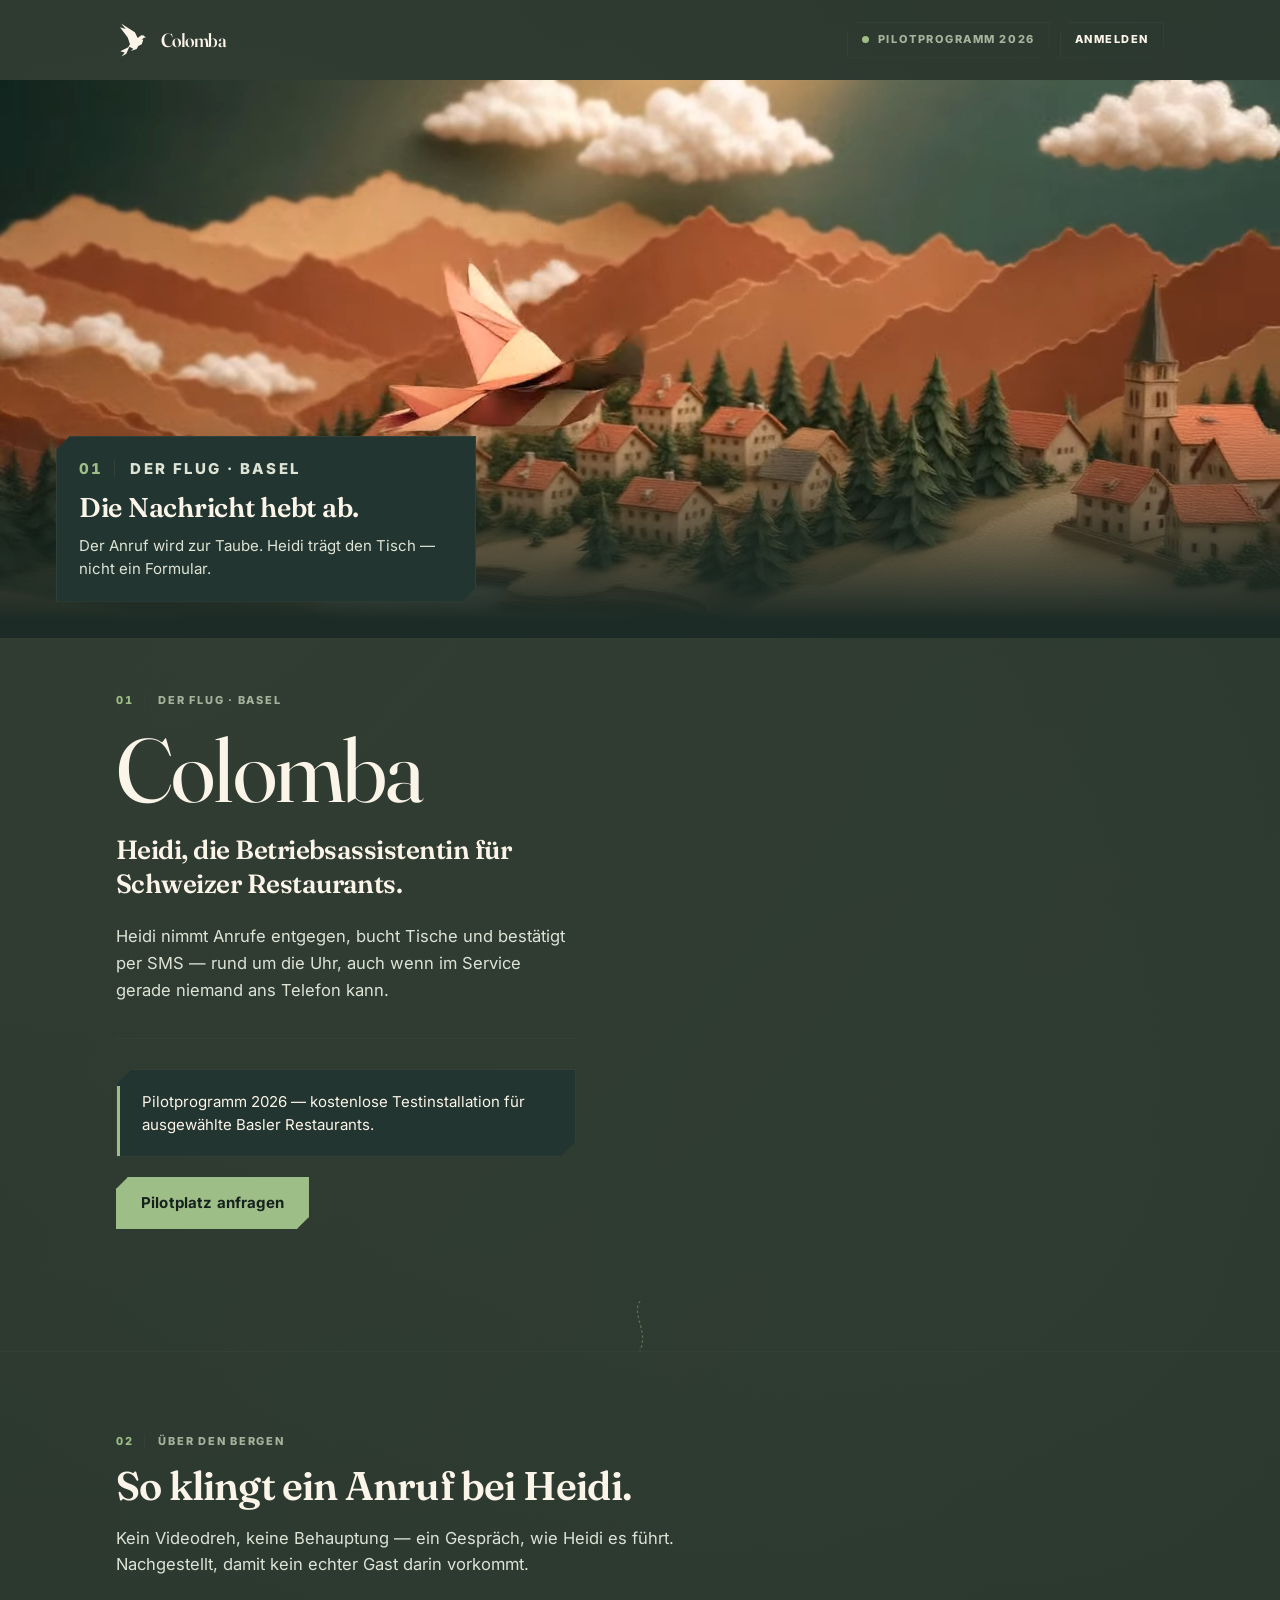
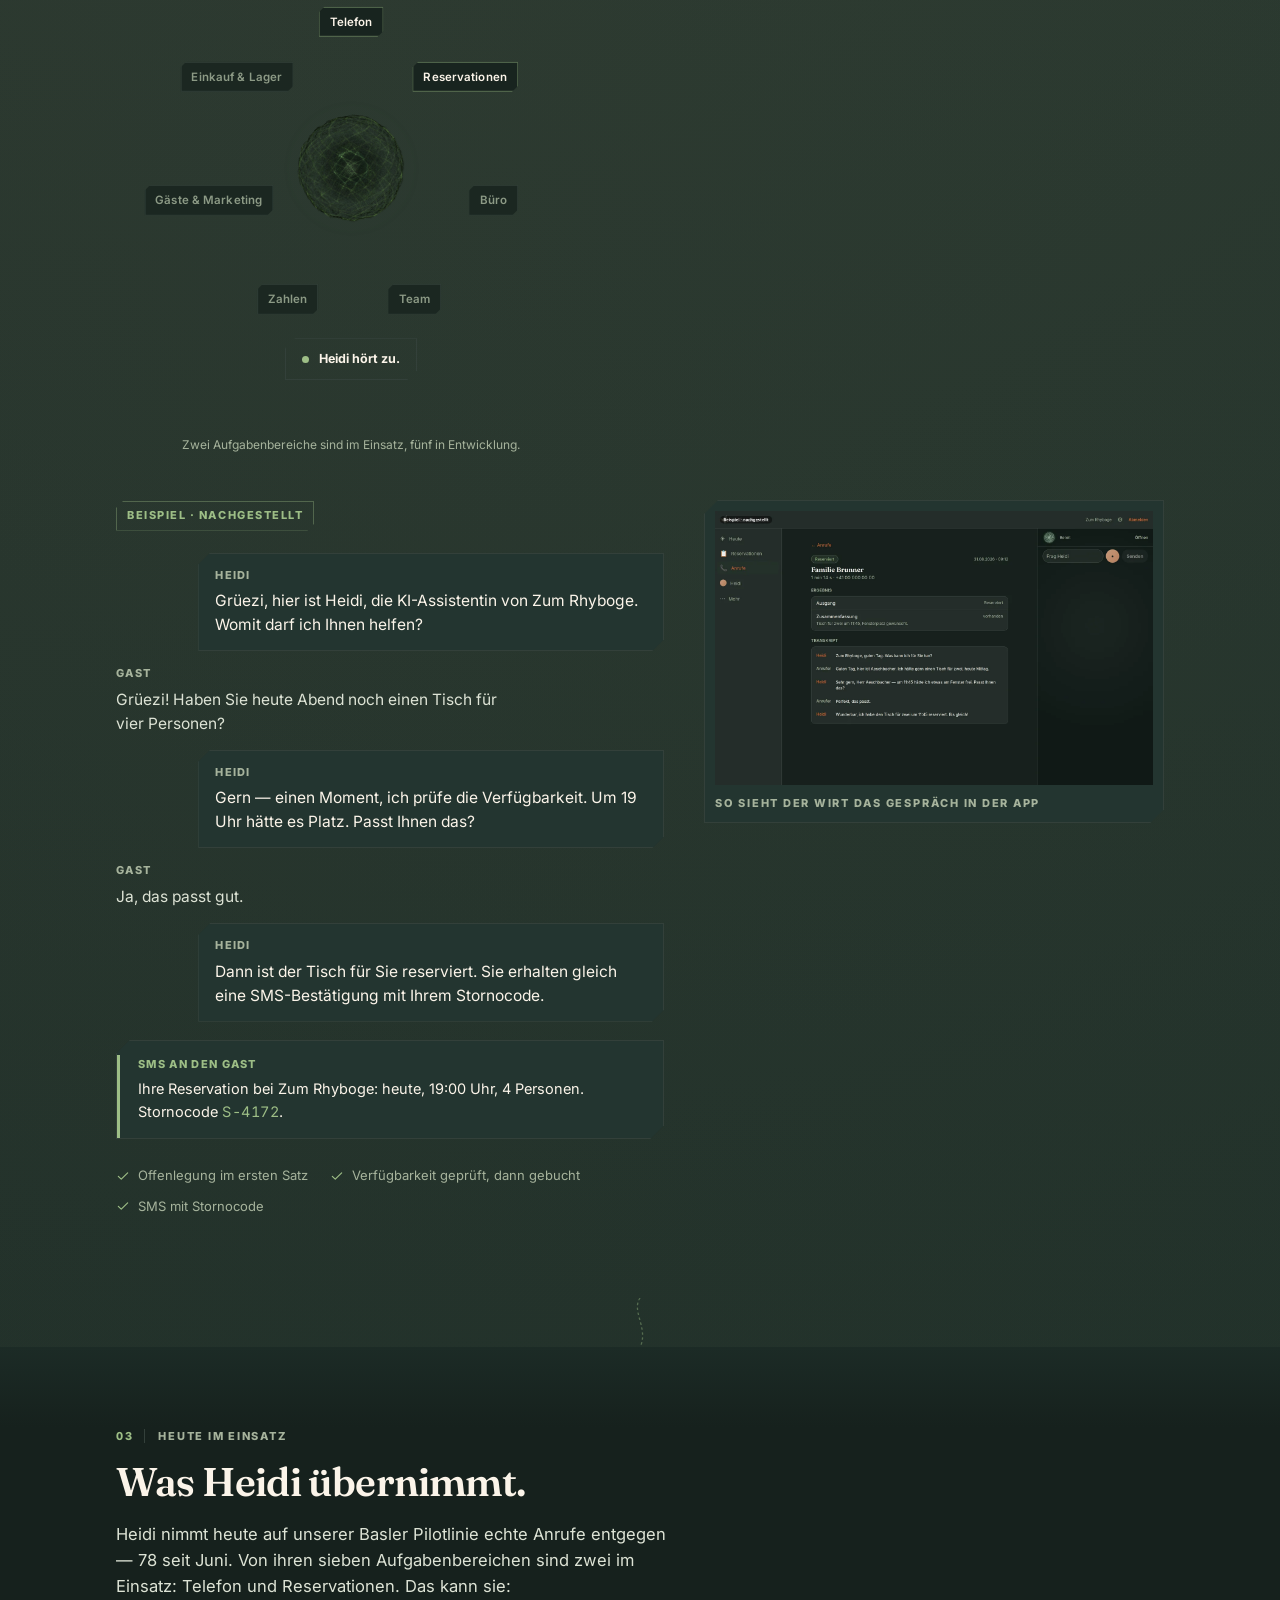
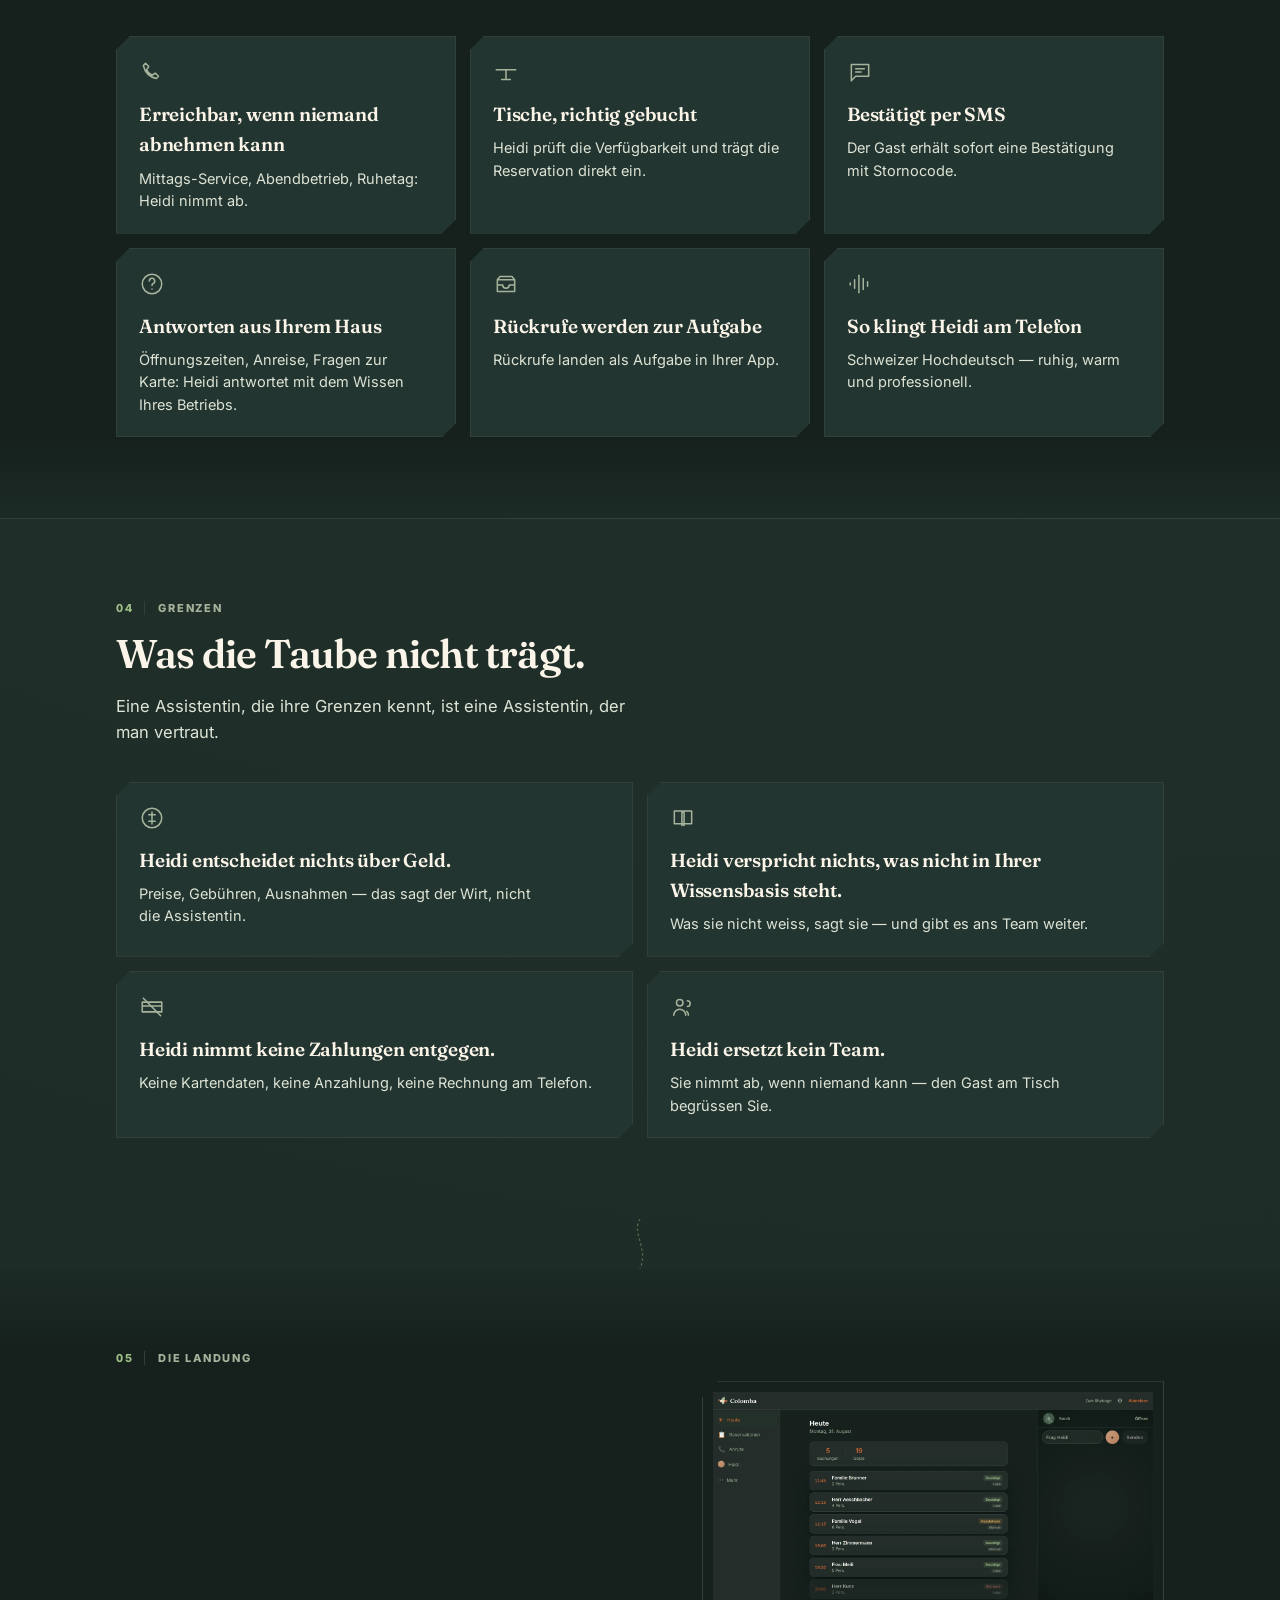
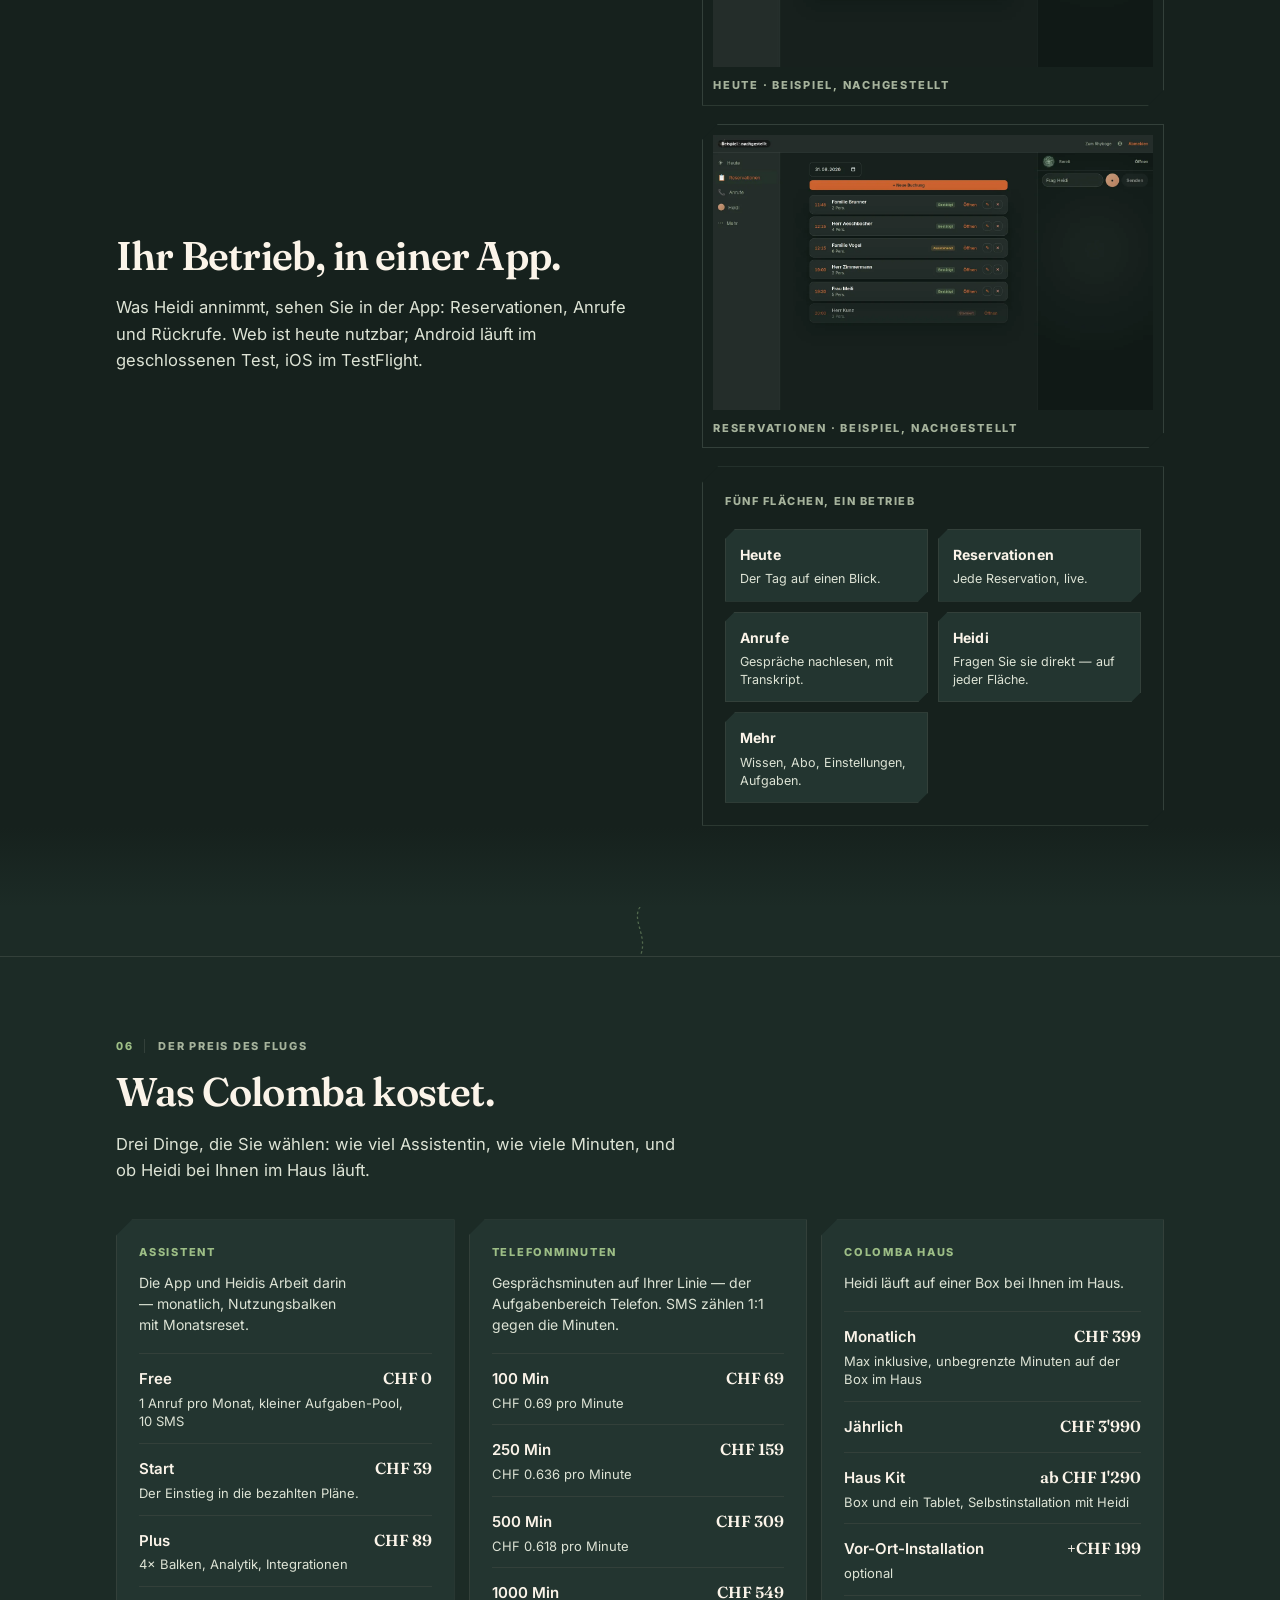
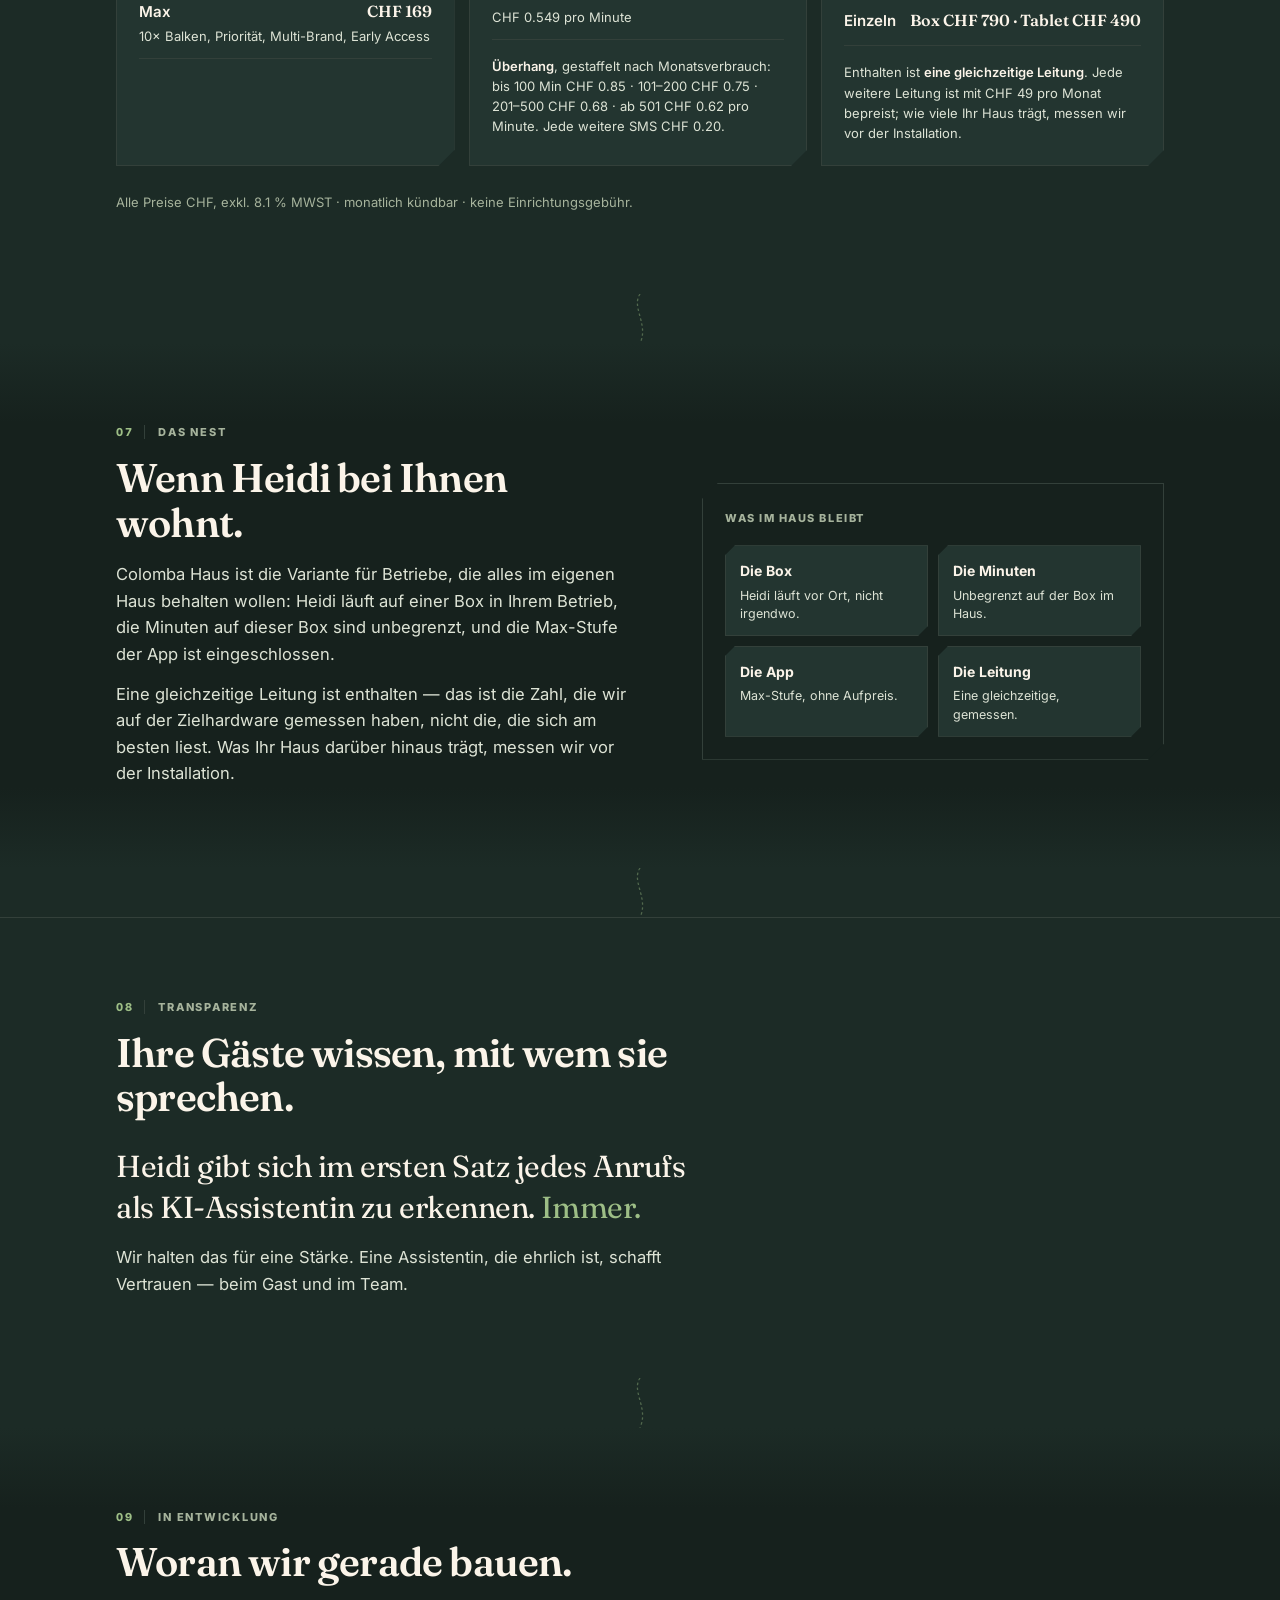
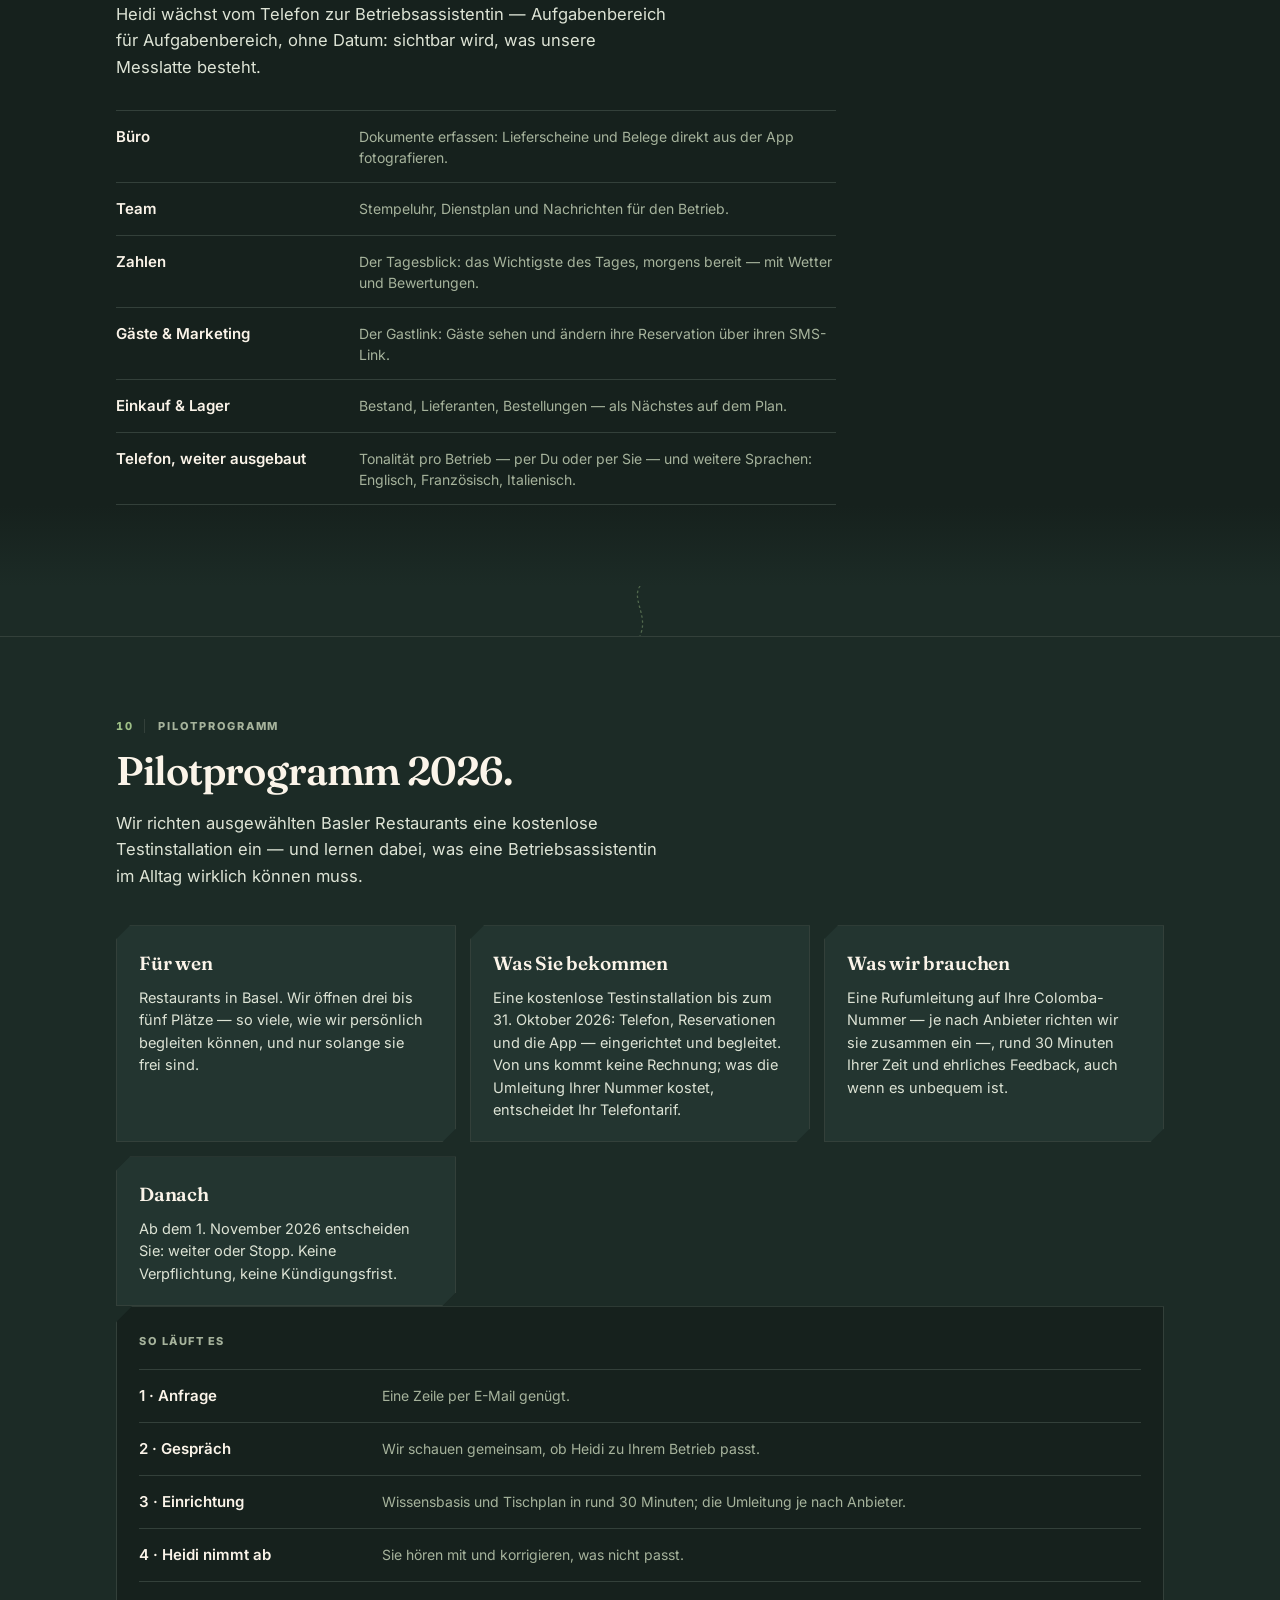
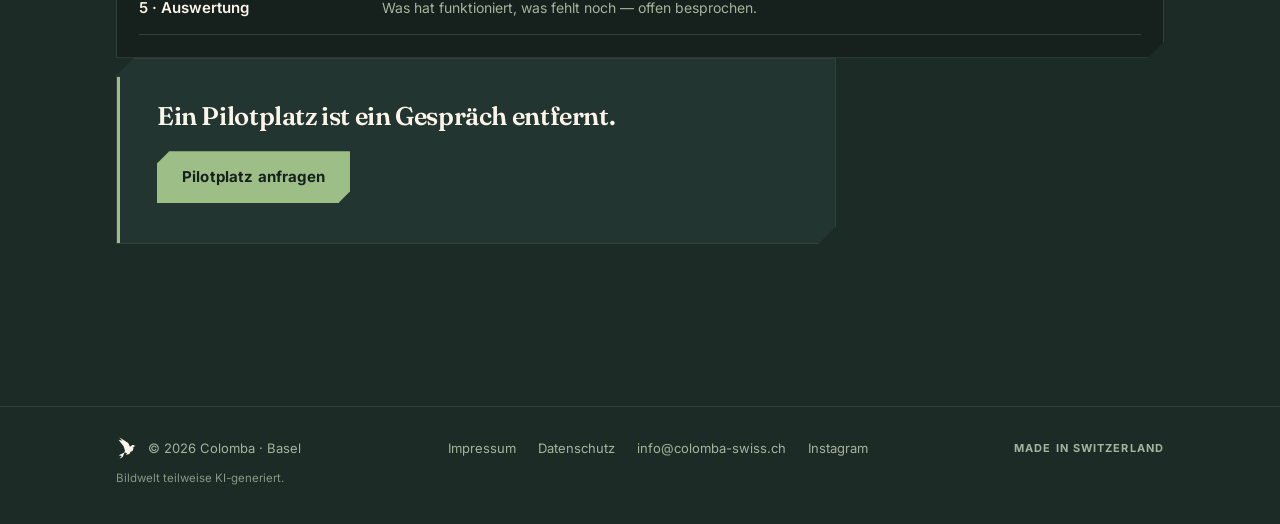
<file: index.html>
<!doctype html>
<html lang="de-CH">
<head>
<meta charset="utf-8">
<meta name="viewport" content="width=device-width, initial-scale=1">
<title>Colomba — Heidi, die Betriebsassistentin für Schweizer Restaurants</title>
<meta name="description" content="Heidi, die Betriebsassistentin für Schweizer Restaurants. Heute nimmt sie Anrufe entgegen, bucht Tische und bestätigt per SMS — rund um die Uhr, auch wenn im Service gerade niemand ans Telefon kann.">
<link rel="canonical" href="https://colomba-swiss.ch/">

<meta property="og:type" content="website">
<meta property="og:title" content="Colomba — Heidi, die Betriebsassistentin für Schweizer Restaurants">
<meta property="og:description" content="Heidi nimmt Anrufe entgegen, bucht Tische und bestätigt per SMS — rund um die Uhr, auch wenn im Service gerade niemand ans Telefon kann.">
<meta property="og:url" content="https://colomba-swiss.ch/">
<meta property="og:locale" content="de_CH">
<meta property="og:image" content="https://colomba-swiss.ch/assets/og-card.png">
<meta property="og:image:width" content="1200">
<meta property="og:image:height" content="630">
<meta name="twitter:card" content="summary_large_image">
<meta name="theme-color" content="#1C2B26">
<link rel="icon" href="assets/favicon.svg" type="image/svg+xml">
<link rel="icon" href="assets/favicon-32.png" sizes="32x32" type="image/png">
<link rel="apple-touch-icon" href="assets/apple-touch-icon.png">
<link rel="preload" href="assets/fonts/fraunces-var.woff2" as="font" type="font/woff2" crossorigin>
<link rel="preload" href="assets/fonts/inter-var.woff2" as="font" type="font/woff2" crossorigin>
<style>
/* ==========================================================================
   colomba-swiss.ch — Elite rebuild (WEBSITE-ELITE-1)
   Brand lineage: brand-kit / live-page / colomba-website.dc.html
   Ground forest #1C2B26 · cream #FBF4E9 · sage #A6B39C · olive #9DBE86
   terracotta #C89B7B (warm accent — speaking / hover only, never state-idle)
   Type: Fraunces (display, variable) · Inter (UI, variable) — self-hosted.
   Signature geometry: cut corners (clip-path notches), from the founder canvas.
   ========================================================================== */

@font-face {
  font-family: "Fraunces";
  src: url("assets/fonts/fraunces-var.woff2") format("woff2");
  font-weight: 100 900;
  font-stretch: normal;
  font-display: swap;
}
@font-face {
  font-family: "Inter";
  src: url("assets/fonts/inter-var.woff2") format("woff2");
  font-weight: 100 900;
  font-display: swap;
}

:root {
  --forest: #1C2B26;
  --forest-2: #233530;
  --forest-deep: #16211D;
  --hairline: #33403A;
  --cream: #FBF4E9;
  --sage: #A6B39C;
  --text: #DDE3D5;
  --olive: #9DBE86;
  --terra: #C89B7B;
  --terra-deep: #B47D5D;

  --serif: "Fraunces", Georgia, "Times New Roman", serif;
  --sans: "Inter", -apple-system, BlinkMacSystemFont, "Segoe UI", "Helvetica Neue", Arial, sans-serif;

  --wrap: 1160px;
  --pad-x: clamp(20px, 5vw, 56px);
}

* { box-sizing: border-box; }
html { -webkit-text-size-adjust: 100%; scroll-behavior: smooth; }
@media (prefers-reduced-motion: reduce) {
  html { scroll-behavior: auto; }
}

body {
  margin: 0;
  background:
    radial-gradient(circle at 78% 12%, rgba(157, 190, 134, .08), transparent 42%),
    radial-gradient(circle at 6% 4%, rgba(200, 155, 123, .09), transparent 30%),
    var(--forest);
  color: var(--cream);
  font-family: var(--sans);
  font-size: 16.5px;
  line-height: 1.6;
  -webkit-font-smoothing: antialiased;
}

::selection { background: rgba(200, 155, 123, .32); color: var(--cream); }

.wrap { max-width: var(--wrap); margin: 0 auto; padding-left: var(--pad-x); padding-right: var(--pad-x); }

a { color: var(--olive); text-decoration: none; }
a:hover { color: var(--terra); }
a:focus-visible, button:focus-visible {
  outline: 2px solid var(--olive);
  outline-offset: 3px;
  border-radius: 2px;
}

.skip {
  position: absolute; left: -999px; top: 8px;
  background: var(--forest-2); color: var(--cream);
  padding: 10px 16px; z-index: 20; border: 1px solid var(--hairline);
}
.skip:focus { left: 8px; }

/* Cut-corner motif — the founder canvas' notch geometry */
.cut {
  --cut: 12px;
  clip-path: polygon(var(--cut) 0, 100% 0, 100% calc(100% - var(--cut)), calc(100% - var(--cut)) 100%, 0 100%, 0 var(--cut));
}

.eyebrow {
  font-size: 11px; font-weight: 800; letter-spacing: .16em; text-transform: uppercase;
  color: var(--sage); margin: 0 0 14px;
}

/* ---------------------------------------------------------------- header */
header.site {
  /* Kurzform mit 0 hätte die seitliche Polsterung von .wrap gelöscht. */
  padding: 22px var(--pad-x);
}
.site-inner {
  display: flex; align-items: center; justify-content: space-between; gap: 16px; flex-wrap: wrap;
}
.mark { display: flex; align-items: center; gap: 11px; color: var(--cream); }
.mark img { display: block; width: 34px; height: 34px; }
.mark b {
  font-family: var(--serif);
  font-variation-settings: "wght" 560, "opsz" 105;
  font-size: 19px; letter-spacing: -.03em; font-weight: normal;
}
.pilot-chip {
  --cut: 9px;
  display: inline-flex; align-items: center; gap: 9px; padding: 8px 14px;
  border: 1px solid var(--hairline); color: var(--sage);
  font-size: 11px; font-weight: 800; letter-spacing: .14em; text-transform: uppercase;
  white-space: nowrap;
}
.pilot-chip:hover { color: var(--cream); border-color: var(--sage); }
.dot { width: 7px; height: 7px; border-radius: 999px; background: var(--olive); flex: none; }
@keyframes pulse { 0%, 100% { transform: scale(.9); opacity: .7 } 50% { transform: scale(1.15); opacity: 1 } }
.dot.live { animation: pulse 1.6s infinite; }

/* ------------------------------------------------------------------ hero */
/* Die padding-Kurzform hat die seitliche Polsterung von .wrap überschrieben —
   auf 390 px klebte der Hero am linken Rand, während der Kopf eingerückt war.
   Vorbestehend, hier mitgenommen. */
/* ------------------------------------------------------------ paper hero */
/* Full-bleed opener (WEBSITE-FLUG-V1.2) — Romans Bild «Der Flug», Kapitel 01.
   Kein harter Rand: das Bild löst sich über einen Verlauf in --forest auf, nie eine
   Textur- oder Hard-Cut-Kante. Die Karte unten links liegt frei über dem Bild. */
.paper-hero { position: relative; overflow: hidden; }
.paper-hero-media {
  position: relative; width: 100%; height: clamp(320px, 62vh, 720px);
}
.paper-hero-media picture, .paper-hero-media img, .paper-hero-media video {
  position: absolute; inset: 0; display: block; width: 100%; height: 100%; object-fit: cover;
}
/* V1.3 HERO-MOTION: video is the enhancement, the still (poster, same asset)
   is the resting state underneath. Opacity-only crossfade both ways — never
   removed from layout, so no reflow when it starts or ends. Autoplay-once,
   no loop: `is-active` is added by site.js right before .play() and removed
   on the `ended` event, which is what drives the fade back to the still. */
.paper-hero-video { opacity: 0; transition: opacity .8s ease; pointer-events: none; }
.paper-hero-video.is-active { opacity: 1; }
.paper-hero::after {
  content: ""; position: absolute; left: 0; right: 0; bottom: 0; height: 40%;
  background: linear-gradient(to bottom, rgba(28,43,38,0) 0%, var(--forest) 92%);
  pointer-events: none;
}
.paper-hero-card {
  --cut: 14px;
  position: absolute; left: var(--pad-x); bottom: clamp(20px, 4vh, 40px);
  max-width: 420px; background: var(--forest-2); border: 1px solid var(--hairline);
  padding: 20px 22px; z-index: 2;
}
.paper-hero-card .eyebrow { margin-bottom: 10px; }
.paper-hero-card h2 {
  font-family: var(--serif); font-weight: 600; font-size: clamp(1.3rem, 2.6vw, 1.7rem);
  line-height: 1.25; letter-spacing: -.01em; margin: 0 0 10px; color: var(--cream);
}
.paper-hero-card p { margin: 0; color: var(--text); font-size: 15px; line-height: 1.55; }
@media (max-width: 880px) {
  .paper-hero-media { height: 46vh; min-height: 240px; }
  .paper-hero-card {
    position: static; max-width: none; margin: 0; border-top: none;
  }
  .paper-hero::after { display: none; }
}

.hero { padding: clamp(24px, 6vh, 72px) var(--pad-x) clamp(40px, 8vh, 96px); }
.hero-grid {
  display: flex; flex-wrap: wrap; align-items: center;
  gap: clamp(28px, 5vw, 64px);
}
.hero-copy { flex: 1 1 400px; min-width: 280px; }
h1 {
  font-family: var(--serif); font-weight: 400;
  font-size: clamp(3.4rem, 9vw, 5.6rem); line-height: 1.0; letter-spacing: -.02em;
  margin: 0; color: var(--cream);
}
.claim {
  font-family: var(--serif); font-weight: 600;
  font-size: clamp(1.25rem, 2.4vw, 1.65rem); line-height: 1.3; letter-spacing: -.02em;
  max-width: 24ch; margin: 18px 0 0; color: var(--cream);
}
.lead {
  font-size: 16.5px; line-height: 1.62; max-width: 46ch;
  margin: 22px 0 0; color: var(--text); text-wrap: pretty;
}
.hero-rule { width: 100%; max-width: 460px; height: 1px; background: var(--hairline); border: 0; margin: 34px 0 0; }

/* CTA slot — fallback active; the call variant flips on when the line is live */
.cta { margin: 30px 0 0; max-width: 460px; }
.cta-call {
  --cut: 14px;
  display: block; padding: 20px 22px; background: var(--forest-2);
  border: 1px solid var(--hairline); color: var(--cream);
}
.cta-call .big {
  font-family: var(--serif); font-weight: 600; font-size: 21px; letter-spacing: -.01em;
  display: block; color: var(--cream);
}
.cta-call .tel { display: block; margin-top: 6px; color: var(--olive); font-size: 17px; font-variant-numeric: tabular-nums; }
.cta-call:hover { border-color: var(--olive); }
.pilot-card {
  --cut: 16px;
  position: relative; padding: 20px 22px 20px 25px; background: var(--forest-2);
  border: 1px solid var(--hairline);
}
.pilot-card::before {
  content: ""; position: absolute; left: 0; top: 16px; bottom: 0; width: 3px; background: var(--olive);
}
.pilot-card p { margin: 0; font-size: 15px; line-height: 1.55; color: var(--cream); text-wrap: pretty; }
.contact-line { margin: 22px 0 0; font-size: 15px; color: var(--sage); }
.btn {
  --cut: 12px;
  display: inline-block; padding: 13px 24px; background: var(--olive);
  color: var(--forest-deep); border: 1px solid var(--olive);
  font-family: var(--sans); font-size: 15px; font-weight: 700; letter-spacing: .01em;
}
.btn:hover { background: var(--cream); border-color: var(--cream); }
.btn:focus-visible { outline: 2px solid var(--cream); outline-offset: 3px; }
.cta-row { margin: 20px 0 0; }
.contact-line a { border-bottom: 1px solid rgba(157, 190, 134, .4); padding-bottom: 1px; }

/* orb stage */
.hero-stage { flex: 1 1 340px; min-width: 260px; display: flex; flex-direction: column; align-items: center; gap: 18px; }
/* Kapitel-02-Grösse — der Orb ist hier ein Akzent neben dem Gespräch, keine Hero-Bühne mehr. */
.hero-stage--compact { flex: none; max-width: 470px; margin: 28px 0 0; gap: 42px; padding: 46px 0 10px; }
.hero-stage--compact .stage-box { max-width: 232px; }
.stage-box { position: relative; width: 100%; max-width: 420px; aspect-ratio: 1; }
.ring { position: absolute; inset: 0; pointer-events: none; --r: calc(50% + 30px); }
.ring .node {
  --cut: 6px;
  position: absolute; transform: translate(-50%, -50%); white-space: nowrap;
  padding: 5px 10px; font-size: 11.5px; font-weight: 600; letter-spacing: .01em;
  color: var(--sage); border: 1px solid var(--hairline);
  background: rgba(22, 33, 29, .86);
  clip-path: polygon(var(--cut) 0, 100% 0, 100% calc(100% - var(--cut)), calc(100% - var(--cut)) 100%, 0 100%, 0 var(--cut));
}
/* In use today — the only two that are lit. */
.ring .node.live { color: var(--cream); border-color: rgba(157, 190, 134, .5); }
/* In development — dimmed AND set back, so the split does not rest on hue alone. */
.ring .node:not(.live) { opacity: .8; }
.orb-legend { margin: 0; font-size: 12px; color: var(--sage); text-align: center; }
.orb-mount { position: absolute; left: 50%; top: 50%; width: 62%; height: 62%; transform: translate(-50%, -50%); }
/* Static ember: the resting light before (or instead of) WebGL — a bright,
   saturated centre falling off fast, per the design-bar »light, not fog« rule. */
.ember {
  position: absolute; inset: 0; border-radius: 999px;
  background:
    radial-gradient(circle at 50% 50%, rgba(251, 244, 233, .62) 0%, rgba(157, 190, 134, .36) 7%, rgba(110, 138, 118, .16) 22%, rgba(62, 90, 76, .07) 40%, transparent 62%);
  transition: opacity 1.2s ease;
}
.ember.faded { opacity: 0; }
.orb-mount heidi-orb { position: absolute; inset: 0; }
.status-chip {
  --cut: 10px;
  display: inline-flex; align-items: center; gap: 10px; padding: 10px 16px;
  border: 1px solid var(--hairline);
  font-size: 12.5px; font-weight: 700; color: var(--cream);
}

/* -------------------------------------------------------------- sections */
section.band { padding: clamp(48px, 9vh, 104px) 0; border-top: 1px solid var(--hairline); }
/* Weicher Verlauf statt harter Naht (WEBSITE-FLUG-V1.2, Polierstelle a): kein border-top mehr
   auf den Tiefen-Bändern — die Kante ist der Verlauf selbst, ~80px an jedem Rand. */
section.band.deep {
  border-top: none;
  background: linear-gradient(to bottom,
    var(--forest) 0, var(--forest-deep) 80px,
    var(--forest-deep) calc(100% - 80px), var(--forest) 100%);
}
h2 {
  font-family: var(--serif); font-weight: 600;
  font-size: clamp(1.7rem, 4vw, 2.5rem); line-height: 1.12; letter-spacing: -.02em;
  margin: 0; color: var(--cream); max-width: 22ch;
}
.band-lead { margin: 16px 0 0; max-width: 56ch; color: var(--text); text-wrap: pretty; }

/* reveal — armed only when JS is live (html.js), so no-JS renders everything */
.js .rv { opacity: 0; transform: translateY(14px); transition: opacity .7s ease, transform .7s ease; }
.js .rv.in { opacity: 1; transform: none; }
@media (prefers-reduced-motion: reduce) {
  .js .rv { opacity: 1; transform: none; transition: none; }
}

/* --------------------------------------------------- call scene (Anruf) */
.anruf-grid { display: flex; flex-wrap: wrap; gap: clamp(24px, 4vw, 40px); align-items: flex-start; margin: 36px 0 0; }
.scene { max-width: 640px; margin: 0; flex: 1 1 460px; }
.call-shot {
  /* Polierstelle b: 380px -> ~460px, damit auf der Platte erkennbar ist, DASS es ein
     Transkript ist. scene(460) + call-shot(460) + gap(<=40) = <=960px, passt locker in
     --wrap: 1160px bei 1440 — kein Wechsel unter die Bubbles nötig. */
  --cut: 14px;
  flex: 0 1 460px; min-width: 260px; max-width: 460px; margin: 0;
  background: var(--forest-2); border: 1px solid var(--hairline); padding: 10px;
}
.call-shot picture, .call-shot img { display: block; width: 100%; height: auto; aspect-ratio: 16 / 10; object-fit: cover; }
.call-shot figcaption { margin: 10px 0 0; }
.scene-tag {
  display: inline-block; font-size: 11px; font-weight: 800; letter-spacing: .14em;
  text-transform: uppercase; color: var(--olive); border: 1px solid rgba(157, 190, 134, .35);
  padding: 5px 10px; --cut: 7px;
}
.bubbles { list-style: none; margin: 22px 0 0; padding: 0; display: flex; flex-direction: column; gap: 14px; }
.bubble { max-width: 85%; }
.bubble .who {
  display: block; font-size: 11px; font-weight: 800; letter-spacing: .12em;
  text-transform: uppercase; color: var(--sage); margin: 0 0 5px;
}
.bubble p { margin: 0; font-size: 15.5px; line-height: 1.55; text-wrap: pretty; }
.bubble.guest { align-self: flex-start; }
.bubble.guest p { color: var(--text); }
.bubble.heidi { align-self: flex-end; }
.bubble.heidi > div {
  --cut: 12px;
  background: var(--forest-2); border: 1px solid var(--hairline); padding: 13px 16px;
}
.bubble.heidi p { color: var(--cream); }
.bubble.sms { align-self: flex-end; width: 100%; max-width: 100%; margin-top: 4px; }
.sms-card {
  --cut: 14px;
  position: relative; background: var(--forest-2); border: 1px solid var(--hairline);
  padding: 15px 18px 15px 21px;
}
.sms-card::before { content: ""; position: absolute; left: 0; top: 14px; bottom: 0; width: 3px; background: var(--olive); }
.sms-card .who { color: var(--olive); }
.sms-card p { color: var(--cream); font-size: 14.5px; }
.sms-card .code { font-variant-numeric: tabular-nums; letter-spacing: .04em; color: var(--olive); }

/* staged play-in */
.scene.armed .bubble { opacity: 0; transform: translateY(10px); }
.scene.play .bubble {
  animation: rise .6s ease forwards;
  animation-delay: calc(var(--i) * .9s);
}
@keyframes rise { to { opacity: 1; transform: none; } }
@media (prefers-reduced-motion: reduce) {
  .scene.armed .bubble { opacity: 1; transform: none; animation: none; }
}

.scene-facts { display: flex; flex-wrap: wrap; gap: 10px 22px; margin: 26px 0 0; padding: 0; list-style: none; }
.scene-facts li { font-size: 13px; color: var(--sage); display: flex; align-items: center; gap: 8px; }
.scene-facts .tick { color: var(--olive); }

/* ----------------------------------------------------------- capability */
.cards {
  display: grid; grid-template-columns: repeat(auto-fit, minmax(min(260px, 100%), 1fr));
  gap: 14px; margin: 36px 0 0;
}
@media (min-width: 900px) {
  .cards { grid-template-columns: repeat(3, 1fr); }
  /* Grenzen sind vier — zwei mal zwei liest sich als Satz, drei plus eins als Rest. */
  .cards.pairs { grid-template-columns: repeat(2, 1fr); }
}
.card {
  --cut: 14px;
  background: var(--forest-2); border: 1px solid var(--hairline);
  padding: 22px 22px 20px;
}
.card svg { display: block; margin: 0 0 14px; }
.card h3 {
  font-family: var(--serif); font-weight: 600; font-size: 19px; letter-spacing: -.01em;
  margin: 0; color: var(--cream);
}
.card p { margin: 8px 0 0; font-size: 14.5px; line-height: 1.55; color: var(--text); text-wrap: pretty; }

/* ----------------------------------------------------------------- app */
.app-grid { display: flex; flex-wrap: wrap; gap: clamp(28px, 5vw, 64px); align-items: center; margin-top: 8px; }
.app-copy { flex: 1 1 380px; min-width: 280px; }
.app-visual { flex: 1 1 320px; min-width: 260px; }
.rail {
  --cut: 16px;
  background: var(--forest-deep); border: 1px solid var(--hairline);
  padding: 26px 22px 22px;
}
.rail-title { font-size: 11px; font-weight: 800; letter-spacing: .14em; text-transform: uppercase; color: var(--sage); margin: 0 0 18px; }
.rail-tabs { display: grid; grid-template-columns: repeat(2, 1fr); gap: 10px; }
.rail-tab {
  --cut: 10px;
  border: 1px solid var(--hairline); padding: 14px 14px 12px; background: var(--forest-2);
}
.rail-tab b { display: block; font-size: 14px; font-weight: 700; color: var(--cream); letter-spacing: .01em; }
.rail-tab span { display: block; margin-top: 4px; font-size: 12.5px; color: var(--text); line-height: 1.45; }
.app-shot {
  --cut: 16px;
  background: var(--forest-deep); border: 1px solid var(--hairline); padding: 10px; margin: 0 0 18px;
}
.app-shot picture, .app-shot img { display: block; width: 100%; height: auto; aspect-ratio: 16 / 10; object-fit: cover; }
.app-shot figcaption { margin: 10px 0 0; }

/* --------------------------------------------------------- transparency */
.quote {
  font-family: var(--serif); font-weight: 400;
  font-size: clamp(1.3rem, 3vw, 1.9rem); line-height: 1.35; letter-spacing: -.015em;
  max-width: 30ch; margin: 26px 0 0; color: var(--cream);
}
.quote em { font-style: normal; color: var(--olive); }

/* --------------------------------------------------------------- kommt */
.kommt { list-style: none; margin: 30px 0 0; padding: 0; max-width: 720px; }
.rail .kommt { margin: 0; max-width: none; }
.kommt li {
  display: flex; flex-wrap: wrap; gap: 4px 18px; align-items: baseline;
  padding: 14px 0; border-top: 1px solid var(--hairline);
}
.kommt li:last-child { border-bottom: 1px solid var(--hairline); }
.kommt b { flex: 0 0 15em; font-weight: 600; color: var(--cream); font-size: 15px; }
.kommt span { flex: 1 1 240px; color: var(--sage); font-size: 14px; line-height: 1.5; }

/* --------------------------------------------------------------- pilot */
.pilot-final {
  --cut: 18px;
  position: relative; background: var(--forest-2); border: 1px solid var(--hairline);
  padding: clamp(26px, 4vw, 40px);
  max-width: 720px;
}
.pilot-final::before { content: ""; position: absolute; left: 0; top: 18px; bottom: 0; width: 3px; background: var(--olive); }
.pilot-final .big {
  font-family: var(--serif); font-weight: 600;
  font-size: clamp(1.25rem, 2.6vw, 1.6rem); line-height: 1.35; letter-spacing: -.015em;
  margin: 0; color: var(--cream); text-wrap: pretty;
}
.pilot-final .after { margin: 18px 0 0; font-size: 15px; color: var(--text); }

/* -------------------------------------------------------------- footer */
footer.site {
  border-top: 1px solid var(--hairline);
  padding: 30px 0 36px; margin-top: clamp(48px, 9vh, 104px);
  font-size: 13px; color: var(--sage);
}
.foot-inner { display: flex; flex-wrap: wrap; align-items: center; justify-content: space-between; gap: 14px 24px; }
.foot-left { display: flex; align-items: center; gap: 10px; }
.foot-left img { width: 22px; height: 22px; }
.foot-links { display: flex; flex-wrap: wrap; gap: 4px 22px; }
.foot-links a { color: var(--sage); }
.foot-links a:hover { color: var(--cream); }
.madein { letter-spacing: .1em; text-transform: uppercase; font-weight: 700; font-size: 11px; }
.ai-image-note { margin: 10px 0 0; font-size: 11.5px; color: var(--sage); opacity: .8; }

/* -------------------------------------------------------------- legal */
.legal { max-width: 680px; padding: clamp(32px, 6vh, 64px) 0; }
.legal h1 { font-size: clamp(2.2rem, 6vw, 3.2rem); }
.legal h2 { font-size: 1.25rem; margin-top: 2.2em; max-width: none; }
.legal p, .legal li { color: var(--sage); font-size: 15.5px; line-height: 1.65; }
.legal .slot {
  --cut: 10px;
  display: inline-block; border: 1px dashed var(--hairline); color: var(--sage);
  padding: 2px 10px; font-size: 14px;
}

/* --------------------------------------------------------- responsive */
@media (max-width: 880px) {
  .hero { padding-top: 8px; }
  .hero-grid { gap: 22px; }
  .hero-stage { order: -1; gap: 10px; }
  .stage-box { max-width: 250px; }
  .hero-stage--compact { max-width: 100%; padding: 0; }
  .hero-stage--compact .stage-box { max-width: 178px; margin-bottom: 96px; }
  /* No room to orbit at 390px — the ring unwraps into a centred row below. */
  .ring { inset: auto; top: calc(100% + 16px); left: 50%; transform: translateX(-50%);
          display: flex; flex-wrap: wrap; justify-content: center; gap: 6px;
          width: min(86vw, 420px); }
  .ring .node { position: static; transform: none; left: auto; top: auto; }
  .bubble { max-width: 94%; }
  .kommt b { flex-basis: 100%; }
  .call-shot { flex-basis: 100%; max-width: 100%; }
  .app-shot { max-width: 100%; }
}
@media (max-width: 480px) {
  body { font-size: 16px; }
  .rail-tabs { grid-template-columns: 1fr; }
}
/* ------------------------------------------------------- Kapitel «Der Flug» */
.eyebrow .ch {
  color: var(--olive); font-variant-numeric: tabular-nums;
  margin-right: 10px; padding-right: 10px; border-right: 1px solid var(--hairline);
}
.hero-kicker { margin: 0 0 16px; }

/* Die Flugbahn — EINE Bewegung, an jeder Kapitelnaht dieselbe: die gestrichelte
   Linie zieht sich einmal durch, wenn die Naht ins Bild kommt. Bei reduzierter
   Bewegung steht sie einfach da. Kein zweiter Effekt kommt dazu. */
.flightpath { width: 24px; height: clamp(38px, 5.5vh, 68px); margin: 0 auto; }
.flightpath svg { display: block; width: 100%; height: 100%; }
.flightpath path { stroke-dasharray: 5 7; }
.js .flightpath.rv { opacity: 1; transform: none; transition: none; }
.js .flightpath.rv path { stroke-dashoffset: 300; transition: stroke-dashoffset 1.8s ease-out; }
.js .flightpath.rv.in path { stroke-dashoffset: 0; }
@media (prefers-reduced-motion: reduce) {
  .js .flightpath.rv path { stroke-dashoffset: 0; transition: none; }
}

/* ------------------------------------------------------------- Kopf-Chips */
.chip-row { display: flex; align-items: center; gap: 10px; flex-wrap: wrap; }
.login-chip { color: var(--cream); }
.login-chip:hover { border-color: var(--olive); color: var(--cream); }

/* ------------------------------------------------------------------ Preis */
.prices {
  display: grid; grid-template-columns: repeat(auto-fit, minmax(min(280px, 100%), 1fr));
  gap: 14px; margin: 36px 0 0;
}
@media (min-width: 980px) { .prices { grid-template-columns: repeat(3, 1fr); } }
.price-card {
  --cut: 16px;
  background: var(--forest-2); border: 1px solid var(--hairline);
  padding: 24px 22px 22px; display: flex; flex-direction: column;
}
.price-kicker {
  font-size: 11px; font-weight: 800; letter-spacing: .16em; text-transform: uppercase;
  color: var(--olive); margin: 0;
}
.price-sub { margin: 10px 0 0; font-size: 14px; line-height: 1.5; color: var(--text); text-wrap: pretty; }
.price-list { list-style: none; margin: 18px 0 0; padding: 0; }
.price-list li {
  display: grid; grid-template-columns: 1fr auto; gap: 2px 14px; align-items: baseline;
  padding: 12px 0; border-top: 1px solid var(--hairline);
}
.price-list li:last-child { border-bottom: 1px solid var(--hairline); }
.price-list b { font-size: 15px; font-weight: 600; color: var(--cream); }
.price-list .num {
  font-family: var(--serif); font-weight: 600; font-size: 16px; color: var(--cream);
  font-variant-numeric: tabular-nums; white-space: nowrap; text-align: right;
}
.price-list .note { grid-column: 1 / -1; font-size: 13px; line-height: 1.45; color: var(--text); text-wrap: pretty; }
/* Moved down from above the base rules, where it was inert: same specificity, and a
   media query adds none, so `white-space: nowrap` won and narrow phones could scroll
   sideways. Declarations unchanged — only the position. */
@media (max-width: 560px) {
  .price-list li { grid-template-columns: 1fr; }
  .price-list .num { text-align: left; white-space: normal; margin-top: 2px; }
}
.price-foot { margin: 16px 0 0; font-size: 13px; line-height: 1.55; color: var(--text); text-wrap: pretty; }
.price-foot b { color: var(--cream); font-weight: 600; }
.price-legal { margin: 26px 0 0; font-size: 13px; color: var(--sage); }

/* ------------------------------------------------------------------- Haus */
.haus-grid { display: flex; flex-wrap: wrap; gap: clamp(28px, 5vw, 64px); align-items: center; margin-top: 8px; }
.haus-copy { flex: 1 1 380px; min-width: 280px; }
.haus-copy .band-lead + .band-lead { margin-top: 14px; }
.haus-visual { flex: 1 1 320px; min-width: 260px; }
</style>

<script type="application/ld+json">
{
  "@context": "https://schema.org",
  "@type": "Organization",
  "name": "Colomba",
  "url": "https://colomba-swiss.ch/",
  "logo": "https://colomba-swiss.ch/assets/favicon-512.png",
  "email": "info@colomba-swiss.ch",
  "sameAs": ["https://www.instagram.com/colombaswiss/"],
  "address": { "@type": "PostalAddress", "addressLocality": "Basel", "addressCountry": "CH" }
}
</script>
</head>
<body>
<a class="skip" href="#main">Zum Inhalt springen</a>

<header class="site wrap">
  <div class="site-inner">
    <a class="mark" href="./" aria-label="Colomba — Startseite">
      <img src="assets/colomba-dove.svg" alt="" width="34" height="34">
      <b>Colomba</b>
    </a>
    <div class="chip-row">
      <a class="pilot-chip cut" href="#pilot">
        <span class="dot live" aria-hidden="true"></span>
        Pilotprogramm 2026
      </a>
      <a class="pilot-chip login-chip cut" href="https://api.colomba-swiss.ch/app/login">
        Anmelden
      </a>
    </div>
  </div>
</header>

<main id="main">

  <section class="paper-hero">
    <div class="paper-hero-media">
      <picture>
        <source type="image/webp" srcset="assets/flug/01-aufbruch.webp">
        <img src="assets/flug/01-aufbruch.jpg" width="1792" height="1008" loading="eager"
             alt="Papierlandschaft bei Tag: Tannen und ein Städtchen am Fluss vor Bergen, darüber eine Origami-Taube im Flug (Illustration, Kapitel 01: Der Flug)">
      </picture>
      <video class="paper-hero-video" id="paper-hero-video" muted playsinline preload="none"
             width="1936" height="1040" aria-hidden="true" tabindex="-1"
             data-webm="assets/flug/01-aufbruch-motion.webm"
             data-mp4="assets/flug/01-aufbruch-motion.mp4"></video>
    </div>
    <div class="paper-hero-card cut">
      <p class="eyebrow"><span class="ch">01</span> Der Flug · Basel</p>
      <h2>Die Nachricht hebt ab.</h2>
      <p>Der Anruf wird zur Taube. Heidi trägt den Tisch — nicht ein Formular.</p>
    </div>
  </section>

  <section class="hero wrap">
    <div class="hero-grid">
      <div class="hero-copy">
        <p class="eyebrow hero-kicker"><span class="ch">01</span> Der Flug · Basel</p>
        <h1>Colomba</h1>
        <p class="claim">Heidi, die Betriebsassistentin für Schweizer Restaurants.</p>
        <p class="lead">Heidi nimmt Anrufe entgegen, bucht Tische und bestätigt per SMS — rund um die Uhr, auch wenn im Service gerade niemand ans Telefon kann.</p>
        <hr class="hero-rule">

        <div class="cta">

          <div class="cta-fallback">
            <div class="pilot-card cut">
              <p>Pilotprogramm 2026 — kostenlose Testinstallation für ausgewählte Basler Restaurants.</p>
            </div>
            <p class="cta-row"><a class="btn cut" href="#pilot">Pilotplatz anfragen</a></p>
          </div>
        </div>
      </div>
    </div>
  </section>

  <div class="flightpath rv" aria-hidden="true">
    <svg viewBox="0 0 24 120" width="24" height="120" preserveAspectRatio="none">
      <path d="M12 0 C 3 32, 21 74, 12 120" fill="none" stroke="#9DBE86" stroke-width="1.3" stroke-linecap="round" opacity=".42"/>
    </svg>
  </div>

  <section class="band" id="anruf">
    <div class="wrap">
    <p class="eyebrow"><span class="ch">02</span> Über den Bergen</p>
    <h2 class="rv">So klingt ein Anruf bei Heidi.</h2>
    <p class="band-lead rv">Kein Videodreh, keine Behauptung — ein Gespräch, wie Heidi es führt. Nachgestellt, damit kein echter Gast darin vorkommt.</p>

    <div class="hero-stage hero-stage--compact" aria-label="Heidi, dargestellt als lebendige Lichtkugel">
      <div class="stage-box">
        <div class="ring" aria-hidden="true" id="ring"></div>
        <div class="orb-mount" id="orb-mount">
          <div class="ember" id="ember"></div>
        </div>
      </div>
      <p class="status-chip cut" id="status-chip">
        <span class="dot live" id="status-dot" aria-hidden="true"></span>
        <span id="status-text">Heidi hört zu.</span>
      </p>
      <p class="orb-legend">Zwei Aufgabenbereiche sind im Einsatz, fünf in Entwicklung.</p>
    </div>

    <div class="anruf-grid">
      <div class="scene" id="scene">
        <span class="scene-tag cut">Beispiel · nachgestellt</span>
        <ol class="bubbles">
          <li class="bubble heidi" style="--i:0">
            <div class="cut">
              <span class="who">Heidi</span>
              <p>Grüezi, hier ist Heidi, die KI-Assistentin von Zum Rhyboge. Womit darf ich Ihnen helfen?</p>
            </div>
          </li>
          <li class="bubble guest" style="--i:1">
            <span class="who">Gast</span>
            <p>Grüezi! Haben Sie heute Abend noch einen Tisch für vier Personen?</p>
          </li>
          <li class="bubble heidi" style="--i:2">
            <div class="cut">
              <span class="who">Heidi</span>
              <p>Gern — einen Moment, ich prüfe die Verfügbarkeit. Um 19 Uhr hätte es Platz. Passt Ihnen das?</p>
            </div>
          </li>
          <li class="bubble guest" style="--i:3">
            <span class="who">Gast</span>
            <p>Ja, das passt gut.</p>
          </li>
          <li class="bubble heidi" style="--i:4">
            <div class="cut">
              <span class="who">Heidi</span>
              <p>Dann ist der Tisch für Sie reserviert. Sie erhalten gleich eine SMS-Bestätigung mit Ihrem Stornocode.</p>
            </div>
          </li>
          <li class="bubble sms" style="--i:5">
            <div class="sms-card cut">
              <span class="who">SMS an den Gast</span>
              <p>Ihre Reservation bei Zum Rhyboge: heute, 19:00 Uhr, 4 Personen. Stornocode <span class="code">S-4172</span>.</p>
            </div>
          </li>
        </ol>
        <ul class="scene-facts">
          <li><svg class="tick" viewBox="0 0 24 24" width="14" height="14" fill="none" stroke="#9DBE86" stroke-width="2" stroke-linecap="round" stroke-linejoin="round" aria-hidden="true"><path d="M4 12.5l5 5L20 6.5"/></svg> Offenlegung im ersten Satz</li>
          <li><svg class="tick" viewBox="0 0 24 24" width="14" height="14" fill="none" stroke="#9DBE86" stroke-width="2" stroke-linecap="round" stroke-linejoin="round" aria-hidden="true"><path d="M4 12.5l5 5L20 6.5"/></svg> Verfügbarkeit geprüft, dann gebucht</li>
          <li><svg class="tick" viewBox="0 0 24 24" width="14" height="14" fill="none" stroke="#9DBE86" stroke-width="2" stroke-linecap="round" stroke-linejoin="round" aria-hidden="true"><path d="M4 12.5l5 5L20 6.5"/></svg> SMS mit Stornocode</li>
        </ul>
      </div>
      <figure class="call-shot cut rv">
        <picture>
          <source type="image/webp" srcset="assets/app/s3-anrufe@1x.webp 1x, assets/app/s3-anrufe@2x.webp 2x">
          <img src="assets/app/s3-anrufe@1x.webp" width="1440" height="900" loading="lazy" alt="App-Ansicht: Anrufe, Transkript aufgeklappt, Beispiel nachgestellt (Zum Rhyboge)">
        </picture>
        <figcaption class="eyebrow">So sieht der Wirt das Gespräch in der App</figcaption>
      </figure>
    </div>
    </div>
  </section>

  <div class="flightpath rv" aria-hidden="true">
    <svg viewBox="0 0 24 120" width="24" height="120" preserveAspectRatio="none">
      <path d="M12 0 C 3 32, 21 74, 12 120" fill="none" stroke="#9DBE86" stroke-width="1.3" stroke-linecap="round" opacity=".42"/>
    </svg>
  </div>

  <section class="band deep" id="heute">
    <div class="wrap">
    <p class="eyebrow"><span class="ch">03</span> Heute im Einsatz</p>
    <h2 class="rv">Was Heidi übernimmt.</h2>
    <p class="band-lead rv">Heidi nimmt heute auf unserer Basler Pilotlinie echte Anrufe entgegen — 78 seit Juni. Von ihren sieben Aufgabenbereichen sind zwei im Einsatz: Telefon und Reservationen. Das kann sie:</p>

    <div class="cards">
      <div class="card cut rv">
        <svg viewBox="0 0 24 24" width="26" height="26" fill="none" stroke="#A6B39C" stroke-width="1.4" stroke-linecap="round" stroke-linejoin="round" aria-hidden="true"><path d="M6 4l3 3-2 3a11 11 0 005 5l3-2 3 3-2 2A16 16 0 014 6z"/></svg>
        <h3>Erreichbar, wenn niemand abnehmen kann</h3>
        <p>Mittags-Service, Abendbetrieb, Ruhetag: Heidi nimmt ab.</p>
      </div>
      <div class="card cut rv">
        <svg viewBox="0 0 24 24" width="26" height="26" fill="none" stroke="#A6B39C" stroke-width="1.4" stroke-linecap="round" stroke-linejoin="round" aria-hidden="true"><path d="M3 10h18 M12 10v9 M8 19h8"/></svg>
        <h3>Tische, richtig gebucht</h3>
        <p>Heidi prüft die Verfügbarkeit und trägt die Reservation direkt ein.</p>
      </div>
      <div class="card cut rv">
        <svg viewBox="0 0 24 24" width="26" height="26" fill="none" stroke="#A6B39C" stroke-width="1.4" stroke-linecap="round" stroke-linejoin="round" aria-hidden="true"><path d="M4 5h16v11H8l-4 4z M8 9h8 M8 12h5"/></svg>
        <h3>Bestätigt per SMS</h3>
        <p>Der Gast erhält sofort eine Bestätigung mit Stornocode.</p>
      </div>
      <div class="card cut rv">
        <svg viewBox="0 0 24 24" width="26" height="26" fill="none" stroke="#A6B39C" stroke-width="1.4" stroke-linecap="round" stroke-linejoin="round" aria-hidden="true"><circle cx="12" cy="12" r="9"/><path d="M9.5 9.3a2.5 2.5 0 113.6 2.2c-.8.4-1.1.9-1.1 1.8 M12 16.6h.01"/></svg>
        <h3>Antworten aus Ihrem Haus</h3>
        <p>Öffnungszeiten, Anreise, Fragen zur Karte: Heidi antwortet mit dem Wissen Ihres Betriebs.</p>
      </div>
      <div class="card cut rv">
        <svg viewBox="0 0 24 24" width="26" height="26" fill="none" stroke="#A6B39C" stroke-width="1.4" stroke-linecap="round" stroke-linejoin="round" aria-hidden="true"><path d="M4 8h16v11H4z M4 8l2.5-3h11L20 8 M4 13h5a3 3 0 006 0h5"/></svg>
        <h3>Rückrufe werden zur Aufgabe</h3>
        <p>Rückrufe landen als Aufgabe in Ihrer App.</p>
      </div>
      <div class="card cut rv">
        <svg viewBox="0 0 24 24" width="26" height="26" fill="none" stroke="#A6B39C" stroke-width="1.4" stroke-linecap="round" stroke-linejoin="round" aria-hidden="true"><path d="M3 11v2 M7 8v8 M11 4v16 M15 7v10 M19 10v4"/></svg>
        <h3>So klingt Heidi am Telefon</h3>
        <p>Schweizer Hochdeutsch — ruhig, warm und professionell.</p>
      </div>
    </div>
    </div>
  </section>

  <section class="band" id="grenzen">
    <div class="wrap">
    <p class="eyebrow"><span class="ch">04</span> Grenzen</p>
    <h2 class="rv">Was die Taube nicht trägt.</h2>
    <p class="band-lead rv">Eine Assistentin, die ihre Grenzen kennt, ist eine Assistentin, der man vertraut.</p>

    <div class="cards pairs">
      <div class="card cut rv">
        <svg viewBox="0 0 24 24" width="26" height="26" fill="none" stroke="#A6B39C" stroke-width="1.4" stroke-linecap="round" stroke-linejoin="round" aria-hidden="true"><circle cx="12" cy="12" r="9"/><path d="M9 9h6 M9 15h6 M12 6.5v11"/></svg>
        <h3>Heidi entscheidet nichts über Geld.</h3>
        <p>Preise, Gebühren, Ausnahmen — das sagt der Wirt, nicht die Assistentin.</p>
      </div>
      <div class="card cut rv">
        <svg viewBox="0 0 24 24" width="26" height="26" fill="none" stroke="#A6B39C" stroke-width="1.4" stroke-linecap="round" stroke-linejoin="round" aria-hidden="true"><path d="M4 5.5h7a2 2 0 012 2V19a2 2 0 00-2-1.6H4z M20 5.5h-7a2 2 0 00-2 2V19a2 2 0 012-1.6h7z"/></svg>
        <h3>Heidi verspricht nichts, was nicht in Ihrer Wissensbasis steht.</h3>
        <p>Was sie nicht weiss, sagt sie — und gibt es ans Team weiter.</p>
      </div>
      <div class="card cut rv">
        <svg viewBox="0 0 24 24" width="26" height="26" fill="none" stroke="#A6B39C" stroke-width="1.4" stroke-linecap="round" stroke-linejoin="round" aria-hidden="true"><path d="M3 7.5h18v9H3z M3 11h18"/><path d="M4 4l16 16"/></svg>
        <h3>Heidi nimmt keine Zahlungen entgegen.</h3>
        <p>Keine Kartendaten, keine Anzahlung, keine Rechnung am Telefon.</p>
      </div>
      <div class="card cut rv">
        <svg viewBox="0 0 24 24" width="26" height="26" fill="none" stroke="#A6B39C" stroke-width="1.4" stroke-linecap="round" stroke-linejoin="round" aria-hidden="true"><path d="M9 11a3 3 0 100-6 3 3 0 000 6z M3.5 19.5a5.5 5.5 0 0111 0 M16 11.5a2.6 2.6 0 100-5.2 M17 19.5a5 5 0 00-1.6-3.6"/></svg>
        <h3>Heidi ersetzt kein Team.</h3>
        <p>Sie nimmt ab, wenn niemand kann — den Gast am Tisch begrüssen Sie.</p>
      </div>
    </div>
    </div>
  </section>

  <div class="flightpath rv" aria-hidden="true">
    <svg viewBox="0 0 24 120" width="24" height="120" preserveAspectRatio="none">
      <path d="M12 0 C 3 32, 21 74, 12 120" fill="none" stroke="#9DBE86" stroke-width="1.3" stroke-linecap="round" opacity=".42"/>
    </svg>
  </div>

  <section class="band deep" id="app">
    <div class="wrap">
    <p class="eyebrow"><span class="ch">05</span> Die Landung</p>
    <div class="app-grid">
      <div class="app-copy">
        <h2 class="rv">Ihr Betrieb, in einer App.</h2>
        <p class="band-lead rv">Was Heidi annimmt, sehen Sie in der App: Reservationen, Anrufe und Rückrufe.
        Web ist heute nutzbar; Android läuft im geschlossenen Test, iOS im TestFlight.</p>
      </div>
      <div class="app-visual rv">
        <figure class="app-shot main cut">
          <picture>
            <source type="image/webp" srcset="assets/app/s1-reservationen@1x.webp 1x, assets/app/s1-reservationen@2x.webp 2x">
            <img src="assets/app/s1-reservationen@1x.webp" width="1440" height="900" loading="lazy" alt="App-Ansicht: Heute, Reservationsliste, nachgestellt (Zum Rhyboge)">
          </picture>
          <figcaption class="eyebrow">Heute · Beispiel, nachgestellt</figcaption>
        </figure>
        <figure class="app-shot cut">
          <picture>
            <source type="image/webp" srcset="assets/app/s4-buchungen@1x.webp 1x, assets/app/s4-buchungen@2x.webp 2x">
            <img src="assets/app/s4-buchungen@1x.webp" width="1440" height="900" loading="lazy" alt="App-Ansicht: Reservationen, nachgestellt (Zum Rhyboge)">
          </picture>
          <figcaption class="eyebrow">Reservationen · Beispiel, nachgestellt</figcaption>
        </figure>
        <div class="rail cut">
          <p class="rail-title">Fünf Flächen, ein Betrieb</p>
          <div class="rail-tabs">
            <div class="rail-tab cut"><b>Heute</b><span>Der Tag auf einen Blick.</span></div>
            <div class="rail-tab cut"><b>Reservationen</b><span>Jede Reservation, live.</span></div>
            <div class="rail-tab cut"><b>Anrufe</b><span>Gespräche nachlesen, mit Transkript.</span></div>
            <div class="rail-tab cut"><b>Heidi</b><span>Fragen Sie sie direkt — auf jeder Fläche.</span></div>
            <div class="rail-tab cut"><b>Mehr</b><span>Wissen, Abo, Einstellungen, Aufgaben.</span></div>
          </div>
        </div>
      </div>
    </div>
    </div>
  </section>

  <div class="flightpath rv" aria-hidden="true">
    <svg viewBox="0 0 24 120" width="24" height="120" preserveAspectRatio="none">
      <path d="M12 0 C 3 32, 21 74, 12 120" fill="none" stroke="#9DBE86" stroke-width="1.3" stroke-linecap="round" opacity=".42"/>
    </svg>
  </div>

  <section class="band" id="preis">
    <div class="wrap">
    <p class="eyebrow"><span class="ch">06</span> Der Preis des Flugs</p>
    <h2 class="rv">Was Colomba kostet.</h2>
    <p class="band-lead rv">Drei Dinge, die Sie wählen: wie viel Assistentin, wie viele Minuten, und ob Heidi bei Ihnen im Haus läuft.</p>

    <div class="prices">
      <div class="price-card cut rv">
        <p class="price-kicker">Assistent</p>
        <p class="price-sub">Die App und Heidis Arbeit darin — monatlich, Nutzungsbalken mit Monatsreset.</p>
        <ul class="price-list">
          <li><b>Free</b><span class="num">CHF 0</span><span class="note">1 Anruf pro Monat, kleiner Aufgaben-Pool, 10 SMS</span></li>
          <li><b>Start</b><span class="num">CHF 39</span><span class="note">Der Einstieg in die bezahlten Pläne.</span></li>
          <li><b>Plus</b><span class="num">CHF 89</span><span class="note">4× Balken, Analytik, Integrationen</span></li>
          <li><b>Max</b><span class="num">CHF 169</span><span class="note">10× Balken, Priorität, Multi-Brand, Early Access</span></li>
        </ul>
      </div>

      <div class="price-card cut rv">
        <p class="price-kicker">Telefonminuten</p>
        <p class="price-sub">Gesprächsminuten auf Ihrer Linie — der Aufgabenbereich Telefon. SMS zählen 1:1 gegen die Minuten.</p>
        <ul class="price-list">
          <li><b>100&nbsp;Min</b><span class="num">CHF 69</span><span class="note">CHF 0.69 pro Minute</span></li>
          <li><b>250&nbsp;Min</b><span class="num">CHF 159</span><span class="note">CHF 0.636 pro Minute</span></li>
          <li><b>500&nbsp;Min</b><span class="num">CHF 309</span><span class="note">CHF 0.618 pro Minute</span></li>
          <li><b>1000&nbsp;Min</b><span class="num">CHF 549</span><span class="note">CHF 0.549 pro Minute</span></li>
        </ul>
        <p class="price-foot"><b>Überhang</b>, gestaffelt nach Monatsverbrauch: bis 100&nbsp;Min CHF 0.85 · 101–200 CHF 0.75 · 201–500 CHF 0.68 · ab 501 CHF 0.62 pro Minute. Jede weitere SMS CHF 0.20.</p>
      </div>

      <div class="price-card cut rv">
        <p class="price-kicker">Colomba Haus</p>
        <p class="price-sub">Heidi läuft auf einer Box bei Ihnen im Haus.</p>
        <ul class="price-list">
          <li><b>Monatlich</b><span class="num">CHF 399</span><span class="note">Max inklusive, unbegrenzte Minuten auf der Box im Haus</span></li>
          <li><b>Jährlich</b><span class="num">CHF 3'990</span></li>
          <li><b>Haus Kit</b><span class="num">ab CHF 1'290</span><span class="note">Box und ein Tablet, Selbstinstallation mit Heidi</span></li>
          <li><b>Vor-Ort-Installation</b><span class="num">+CHF 199</span><span class="note">optional</span></li>
          <li><b>Einzeln</b><span class="num">Box CHF 790 · Tablet CHF 490</span></li>
        </ul>
        <p class="price-foot">Enthalten ist <b>eine gleichzeitige Leitung</b>. Jede weitere Leitung ist mit CHF 49 pro Monat bepreist; wie viele Ihr Haus trägt, messen wir vor der Installation.</p>
      </div>
    </div>

    <p class="price-legal rv">Alle Preise CHF, exkl. 8.1&nbsp;% MWST · monatlich kündbar · keine Einrichtungsgebühr.</p>
    </div>
  </section>

  <div class="flightpath rv" aria-hidden="true">
    <svg viewBox="0 0 24 120" width="24" height="120" preserveAspectRatio="none">
      <path d="M12 0 C 3 32, 21 74, 12 120" fill="none" stroke="#9DBE86" stroke-width="1.3" stroke-linecap="round" opacity=".42"/>
    </svg>
  </div>

  <section class="band deep" id="haus">
    <div class="wrap">
    <p class="eyebrow"><span class="ch">07</span> Das Nest</p>
    <div class="haus-grid">
      <div class="haus-copy">
        <h2 class="rv">Wenn Heidi bei Ihnen wohnt.</h2>
        <p class="band-lead rv">Colomba Haus ist die Variante für Betriebe, die alles im eigenen Haus behalten wollen: Heidi läuft auf einer Box in Ihrem Betrieb, die Minuten auf dieser Box sind unbegrenzt, und die Max-Stufe der App ist eingeschlossen.</p>
        <p class="band-lead rv">Eine gleichzeitige Leitung ist enthalten — das ist die Zahl, die wir auf der Zielhardware gemessen haben, nicht die, die sich am besten liest. Was Ihr Haus darüber hinaus trägt, messen wir vor der Installation.</p>
      </div>
      <div class="haus-visual rv">
        <div class="rail cut">
          <p class="rail-title">Was im Haus bleibt</p>
          <div class="rail-tabs">
            <div class="rail-tab cut"><b>Die Box</b><span>Heidi läuft vor Ort, nicht irgendwo.</span></div>
            <div class="rail-tab cut"><b>Die Minuten</b><span>Unbegrenzt auf der Box im Haus.</span></div>
            <div class="rail-tab cut"><b>Die App</b><span>Max-Stufe, ohne Aufpreis.</span></div>
            <div class="rail-tab cut"><b>Die Leitung</b><span>Eine gleichzeitige, gemessen.</span></div>
          </div>
        </div>
      </div>
    </div>
    </div>
  </section>

  <div class="flightpath rv" aria-hidden="true">
    <svg viewBox="0 0 24 120" width="24" height="120" preserveAspectRatio="none">
      <path d="M12 0 C 3 32, 21 74, 12 120" fill="none" stroke="#9DBE86" stroke-width="1.3" stroke-linecap="round" opacity=".42"/>
    </svg>
  </div>

  <section class="band" id="transparenz">
    <div class="wrap">
    <p class="eyebrow"><span class="ch">08</span> Transparenz</p>
    <h2 class="rv">Ihre Gäste wissen, mit wem sie sprechen.</h2>
    <p class="quote rv">Heidi gibt sich im ersten Satz jedes Anrufs als KI-Assistentin zu erkennen. <em>Immer.</em></p>
    <p class="band-lead rv">Wir halten das für eine Stärke. Eine Assistentin, die ehrlich ist, schafft Vertrauen — beim Gast und im Team.</p>
    </div>
  </section>

  <div class="flightpath rv" aria-hidden="true">
    <svg viewBox="0 0 24 120" width="24" height="120" preserveAspectRatio="none">
      <path d="M12 0 C 3 32, 21 74, 12 120" fill="none" stroke="#9DBE86" stroke-width="1.3" stroke-linecap="round" opacity=".42"/>
    </svg>
  </div>

  <section class="band deep" id="kommt">
    <div class="wrap">
    <p class="eyebrow"><span class="ch">09</span> In Entwicklung</p>
    <h2 class="rv">Woran wir gerade bauen.</h2>
    <p class="band-lead rv">Heidi wächst vom Telefon zur Betriebsassistentin — Aufgabenbereich für Aufgabenbereich, ohne Datum: sichtbar wird, was unsere Messlatte besteht.</p>
    <ul class="kommt rv">
      <li><b>Büro</b><span>Dokumente erfassen: Lieferscheine und Belege direkt aus der App fotografieren.</span></li>
      <li><b>Team</b><span>Stempeluhr, Dienstplan und Nachrichten für den Betrieb.</span></li>
      <li><b>Zahlen</b><span>Der Tagesblick: das Wichtigste des Tages, morgens bereit — mit Wetter und Bewertungen.</span></li>
      <li><b>Gäste &amp; Marketing</b><span>Der Gastlink: Gäste sehen und ändern ihre Reservation über ihren SMS-Link.</span></li>
      <li><b>Einkauf &amp; Lager</b><span>Bestand, Lieferanten, Bestellungen — als Nächstes auf dem Plan.</span></li>
      <li><b>Telefon, weiter ausgebaut</b><span>Tonalität pro Betrieb — per Du oder per Sie — und weitere Sprachen: Englisch, Französisch, Italienisch.</span></li>
    </ul>
    </div>
  </section>

  <div class="flightpath rv" aria-hidden="true">
    <svg viewBox="0 0 24 120" width="24" height="120" preserveAspectRatio="none">
      <path d="M12 0 C 3 32, 21 74, 12 120" fill="none" stroke="#9DBE86" stroke-width="1.3" stroke-linecap="round" opacity=".42"/>
    </svg>
  </div>

  <section class="band" id="pilot">
    <div class="wrap">
    <p class="eyebrow"><span class="ch">10</span> Pilotprogramm</p>
    <h2 class="rv">Pilotprogramm 2026.</h2>
    <p class="band-lead rv">Wir richten ausgewählten Basler Restaurants eine kostenlose Testinstallation ein — und
    lernen dabei, was eine Betriebsassistentin im Alltag wirklich können muss.</p>

    <div class="cards">
      <div class="card cut rv">
        <h3>Für wen</h3>
        <p>Restaurants in Basel. Wir öffnen drei bis fünf Plätze — so viele, wie wir persönlich begleiten
        können, und nur solange sie frei sind.</p>
      </div>
      <div class="card cut rv">
        <h3>Was Sie bekommen</h3>
        <p>Eine kostenlose Testinstallation bis zum 31. Oktober 2026: Telefon, Reservationen und die App —
        eingerichtet und begleitet. Von uns kommt keine Rechnung; was die Umleitung Ihrer Nummer kostet,
        entscheidet Ihr Telefontarif.</p>
      </div>
      <div class="card cut rv">
        <h3>Was wir brauchen</h3>
        <p>Eine Rufumleitung auf Ihre Colomba-Nummer — je nach Anbieter richten wir sie zusammen ein —,
        rund 30 Minuten Ihrer Zeit und ehrliches Feedback, auch wenn es unbequem ist.</p>
      </div>
      <div class="card cut rv">
        <h3>Danach</h3>
        <p>Ab dem 1. November 2026 entscheiden Sie: weiter oder Stopp. Keine Verpflichtung, keine Kündigungsfrist.</p>
      </div>
    </div>

    <div class="rail cut rv">
      <p class="rail-title">So läuft es</p>
      <ul class="kommt">
        <li><b>1 · Anfrage</b><span>Eine Zeile per E-Mail genügt.</span></li>
        <li><b>2 · Gespräch</b><span>Wir schauen gemeinsam, ob Heidi zu Ihrem Betrieb passt.</span></li>
        <li><b>3 · Einrichtung</b><span>Wissensbasis und Tischplan in rund 30 Minuten; die Umleitung je nach Anbieter.</span></li>
        <li><b>4 · Heidi nimmt ab</b><span>Sie hören mit und korrigieren, was nicht passt.</span></li>
        <li><b>5 · Auswertung</b><span>Was hat funktioniert, was fehlt noch — offen besprochen.</span></li>
      </ul>
    </div>

    <div class="pilot-final cut rv">
      <p class="big">Ein Pilotplatz ist ein Gespräch entfernt.</p>
      <p class="after"><a class="btn cut" href="mailto:info@colomba-swiss.ch?subject=Pilotplatz%20anfragen">Pilotplatz anfragen</a></p>
    </div>
    </div>
  </section>

</main>

<footer class="site">
  <div class="wrap foot-inner">
    <div class="foot-left">
      <img src="assets/colomba-dove.svg" alt="">
      <span>© 2026 Colomba · Basel</span>
    </div>
    <nav class="foot-links" aria-label="Rechtliches">
      <a href="impressum.html">Impressum</a>
      <a href="datenschutz.html">Datenschutz</a>
      <a href="mailto:info@colomba-swiss.ch">info@colomba-swiss.ch</a>
      <a href="https://www.instagram.com/colombaswiss/" rel="me noopener">Instagram</a>

    </nav>
    <span class="madein">Made in Switzerland</span>
  </div>
  <div class="wrap">
    <p class="ai-image-note">Bildwelt teilweise KI-generiert.</p>
  </div>
</footer>

<script src="site.js" defer></script>
</body>
</html>
</file>
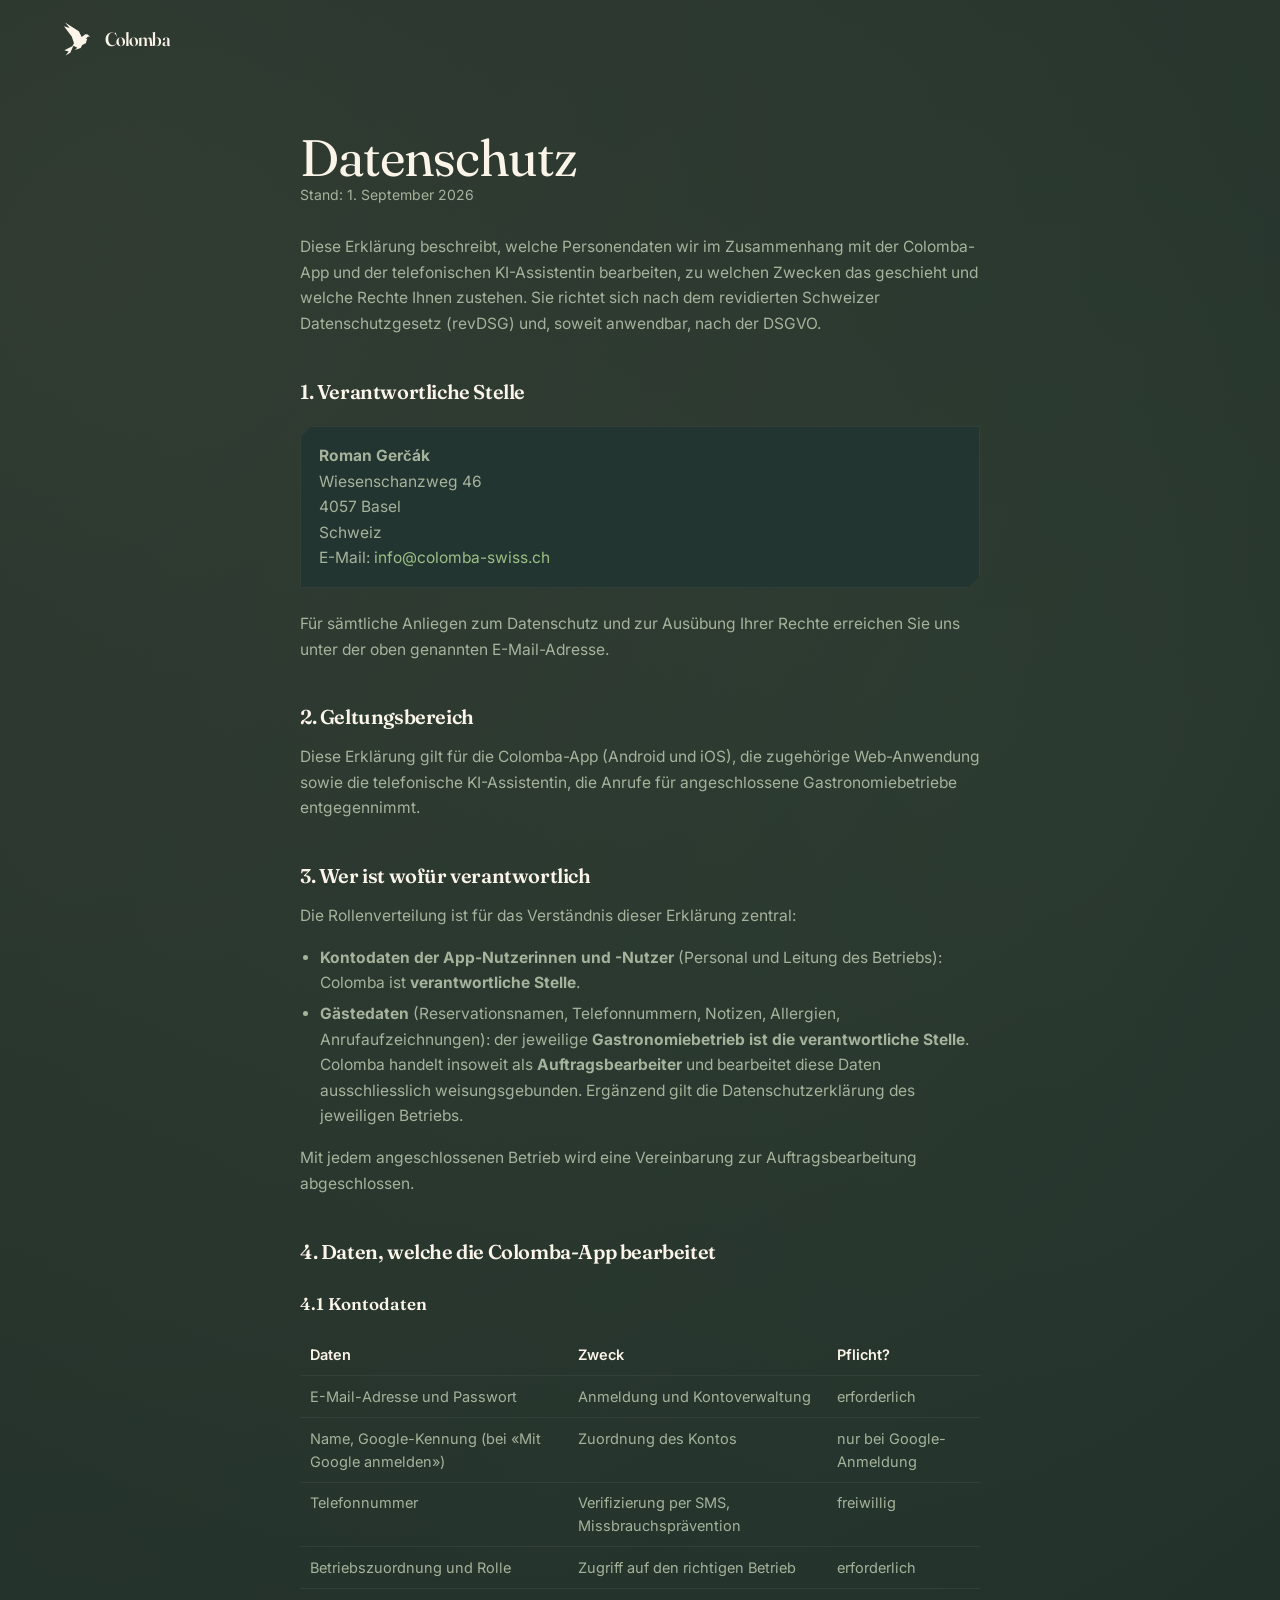
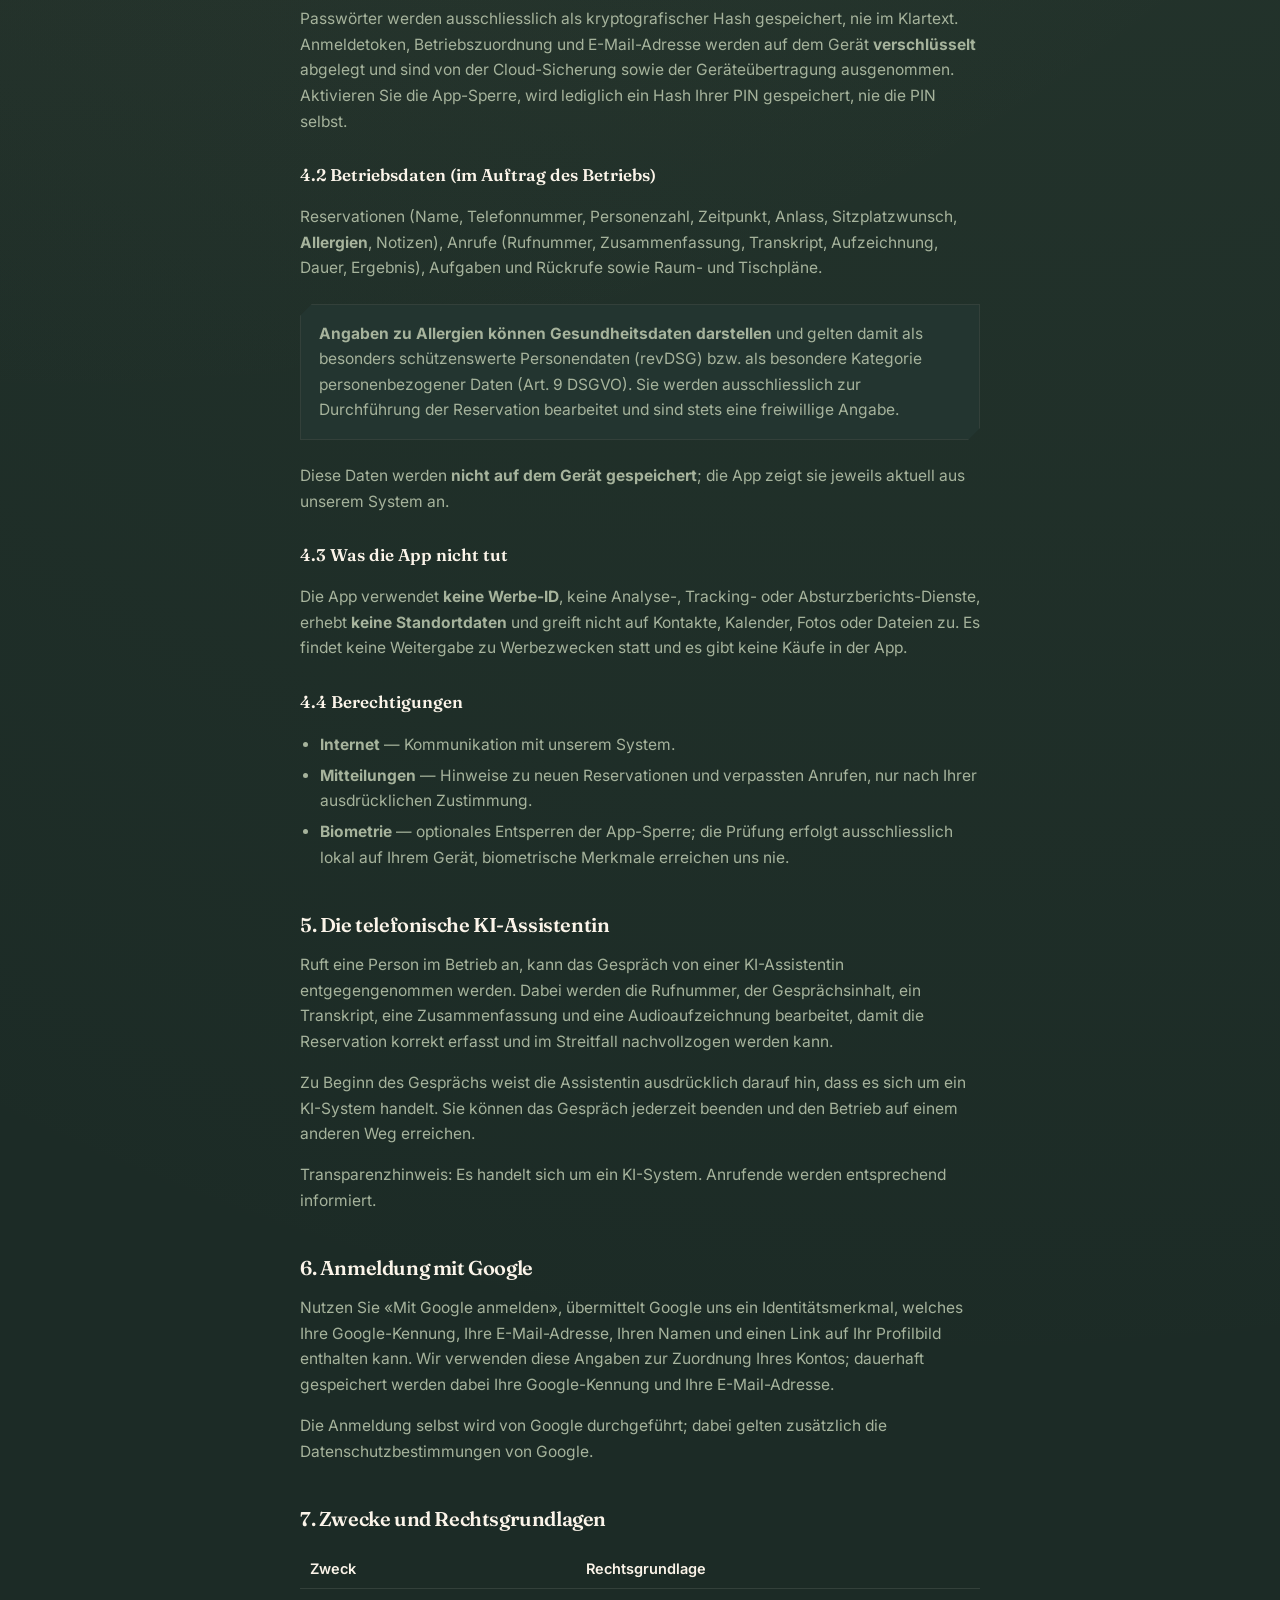
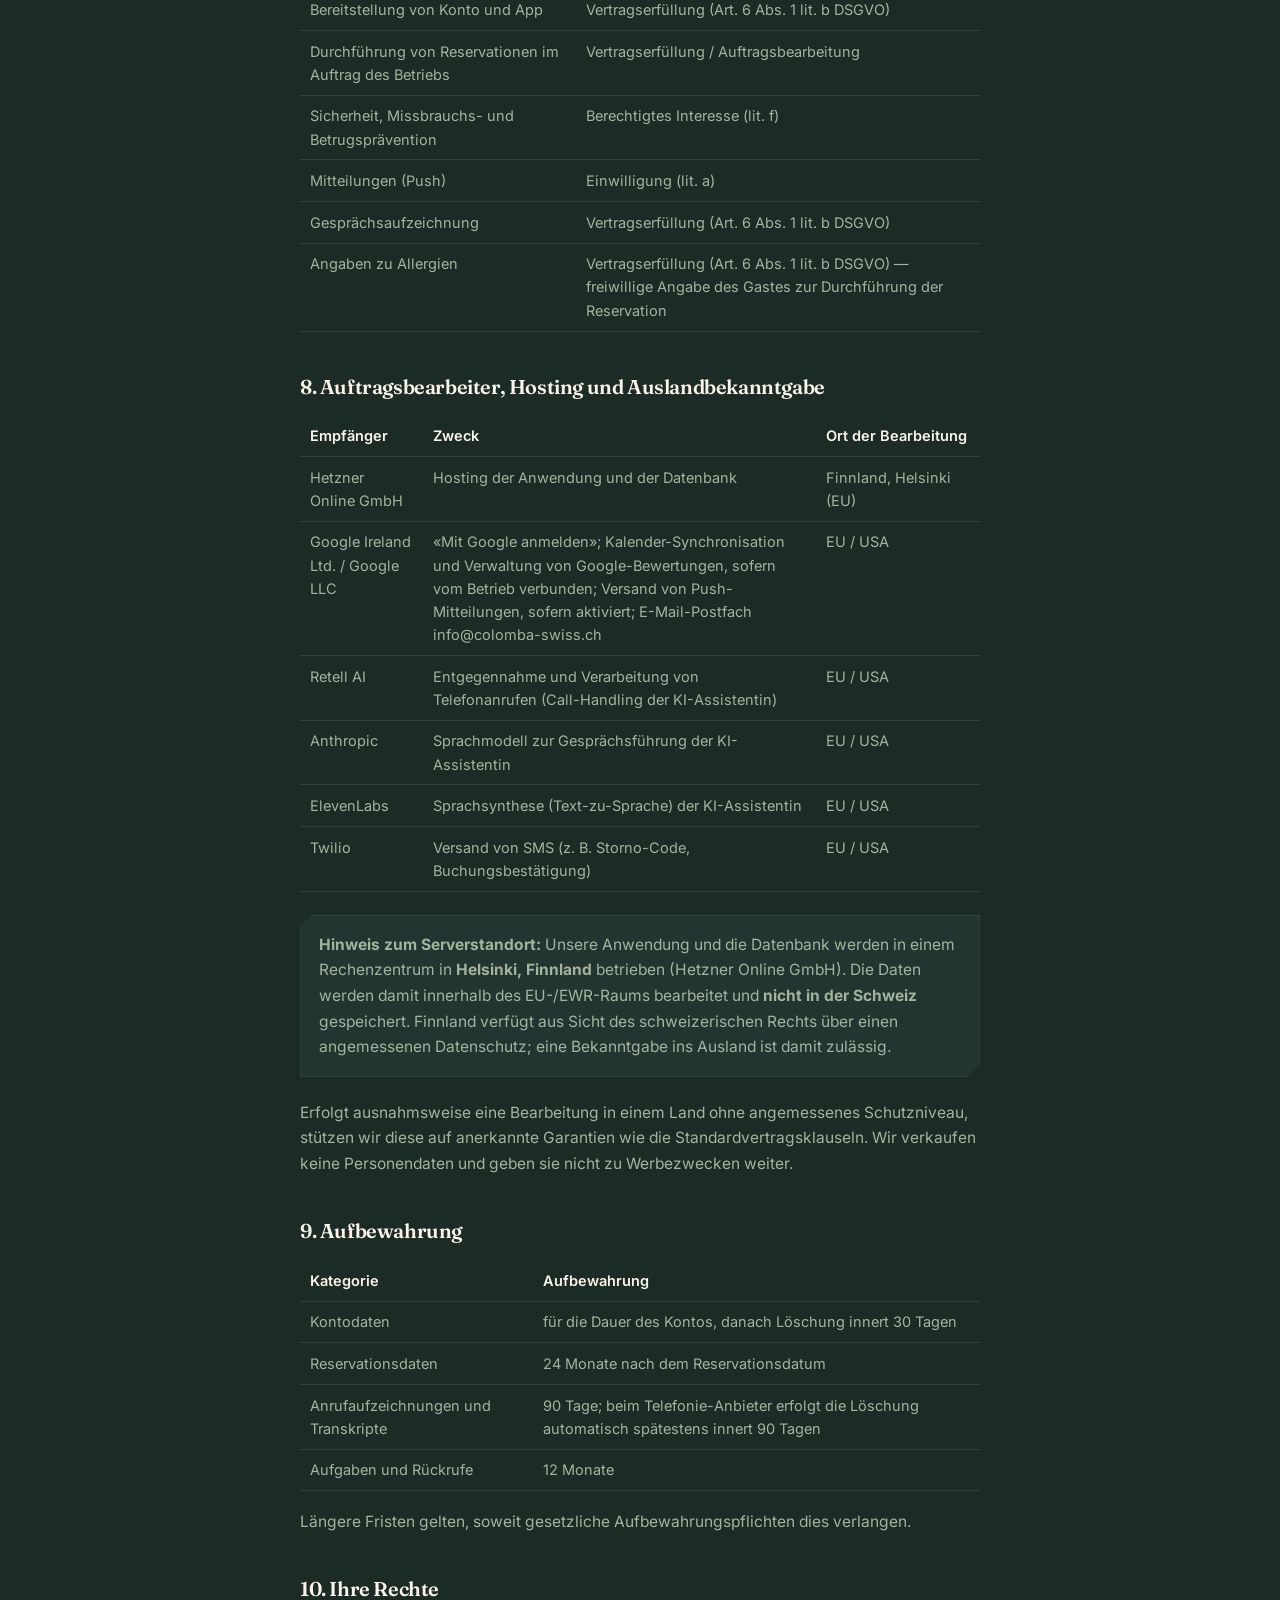
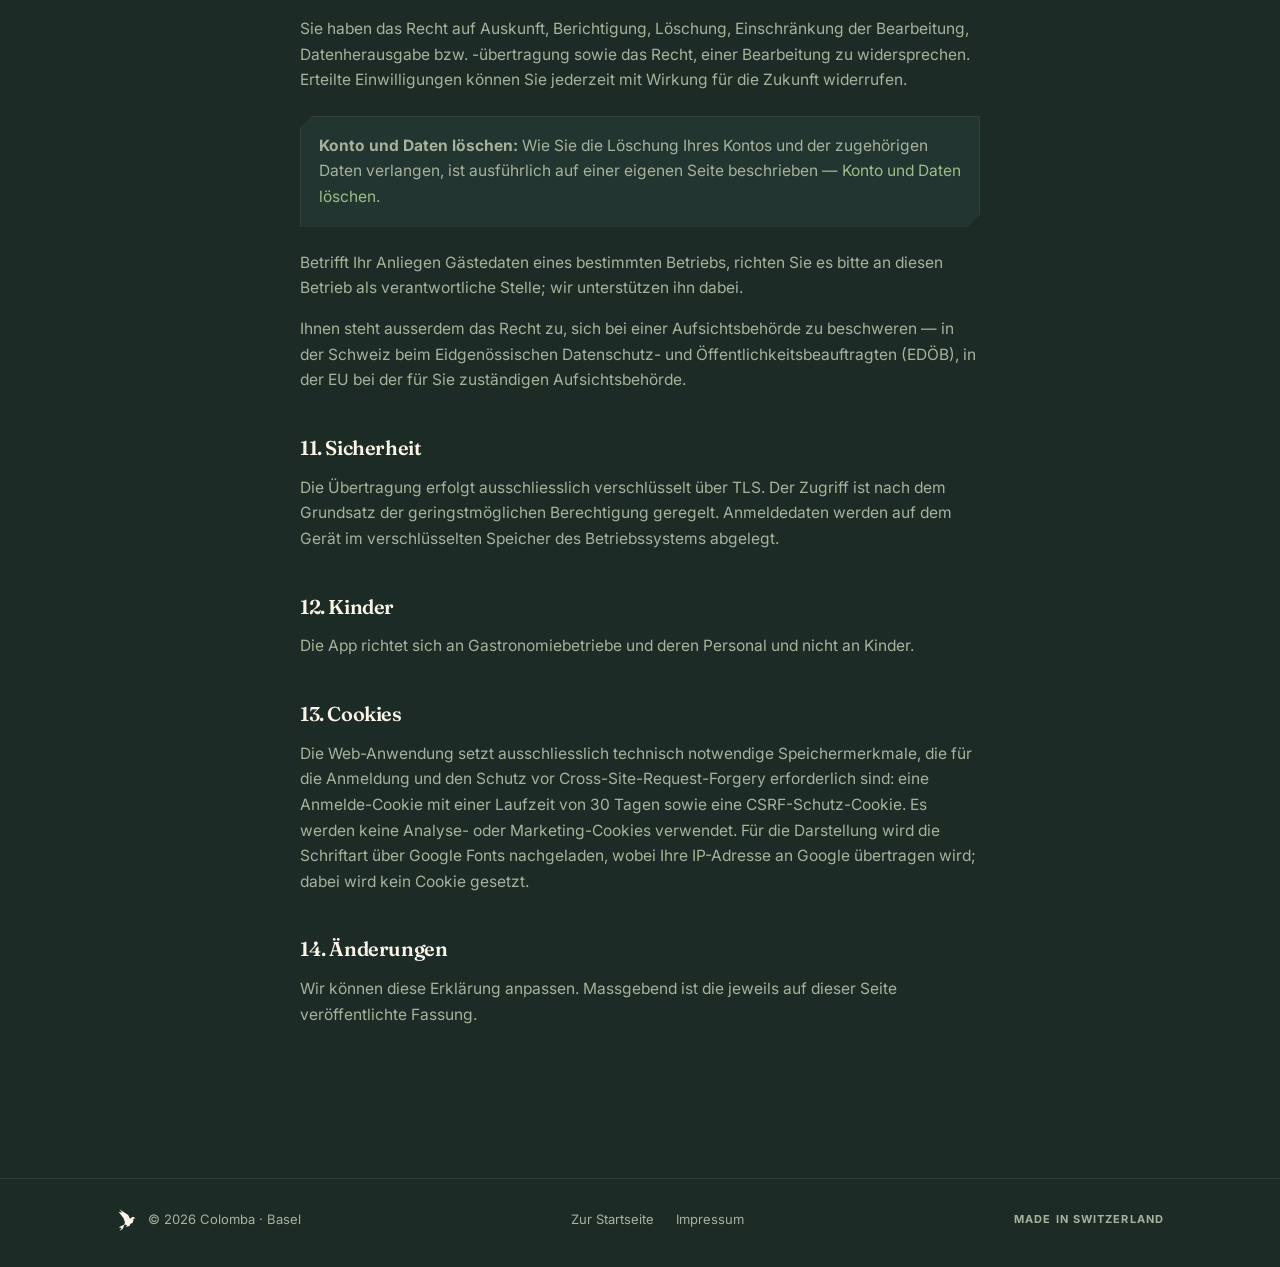
<file: datenschutz.html>
<!doctype html>
<html lang="de-CH">
<head>
<meta charset="utf-8">
<meta name="viewport" content="width=device-width, initial-scale=1">
<title>Datenschutz — Colomba</title>
<meta name="description" content="Datenschutzerklärung der Website colomba-swiss.ch.">
<link rel="canonical" href="https://colomba-swiss.ch/datenschutz.html">
<meta name="theme-color" content="#1C2B26">
<link rel="icon" href="assets/favicon.svg" type="image/svg+xml">
<link rel="icon" href="assets/favicon-32.png" sizes="32x32" type="image/png">
<link rel="preload" href="assets/fonts/fraunces-var.woff2" as="font" type="font/woff2" crossorigin>
<link rel="preload" href="assets/fonts/inter-var.woff2" as="font" type="font/woff2" crossorigin>
<style>
/* ==========================================================================
   colomba-swiss.ch — Elite rebuild (WEBSITE-ELITE-1)
   Brand lineage: brand-kit / live-page / colomba-website.dc.html
   Ground forest #1C2B26 · cream #FBF4E9 · sage #A6B39C · olive #9DBE86
   terracotta #C89B7B (warm accent — speaking / hover only, never state-idle)
   Type: Fraunces (display, variable) · Inter (UI, variable) — self-hosted.
   Signature geometry: cut corners (clip-path notches), from the founder canvas.
   ========================================================================== */

@font-face {
  font-family: "Fraunces";
  src: url("assets/fonts/fraunces-var.woff2") format("woff2");
  font-weight: 100 900;
  font-stretch: normal;
  font-display: swap;
}
@font-face {
  font-family: "Inter";
  src: url("assets/fonts/inter-var.woff2") format("woff2");
  font-weight: 100 900;
  font-display: swap;
}

:root {
  --forest: #1C2B26;
  --forest-2: #233530;
  --forest-deep: #16211D;
  --hairline: #33403A;
  --cream: #FBF4E9;
  --sage: #A6B39C;
  --olive: #9DBE86;
  --terra: #C89B7B;
  --terra-deep: #B47D5D;

  --serif: "Fraunces", Georgia, "Times New Roman", serif;
  --sans: "Inter", -apple-system, BlinkMacSystemFont, "Segoe UI", "Helvetica Neue", Arial, sans-serif;

  --wrap: 1160px;
  --pad-x: clamp(20px, 5vw, 56px);
}

* { box-sizing: border-box; }
html { -webkit-text-size-adjust: 100%; scroll-behavior: smooth; }
@media (prefers-reduced-motion: reduce) {
  html { scroll-behavior: auto; }
}

body {
  margin: 0;
  background:
    radial-gradient(circle at 78% 12%, rgba(157, 190, 134, .08), transparent 42%),
    radial-gradient(circle at 6% 4%, rgba(200, 155, 123, .09), transparent 30%),
    var(--forest);
  color: var(--cream);
  font-family: var(--sans);
  font-size: 16.5px;
  line-height: 1.6;
  -webkit-font-smoothing: antialiased;
}

::selection { background: rgba(200, 155, 123, .32); color: var(--cream); }

.wrap { max-width: var(--wrap); margin: 0 auto; padding-left: var(--pad-x); padding-right: var(--pad-x); }

a { color: var(--olive); text-decoration: none; }
a:hover { color: var(--terra); }
a:focus-visible, button:focus-visible {
  outline: 2px solid var(--olive);
  outline-offset: 3px;
  border-radius: 2px;
}

.skip {
  position: absolute; left: -999px; top: 8px;
  background: var(--forest-2); color: var(--cream);
  padding: 10px 16px; z-index: 20; border: 1px solid var(--hairline);
}
.skip:focus { left: 8px; }

/* Cut-corner motif — the founder canvas' notch geometry */
.cut {
  --cut: 12px;
  clip-path: polygon(var(--cut) 0, 100% 0, 100% calc(100% - var(--cut)), calc(100% - var(--cut)) 100%, 0 100%, 0 var(--cut));
}

.eyebrow {
  font-size: 11px; font-weight: 800; letter-spacing: .16em; text-transform: uppercase;
  color: var(--sage); margin: 0 0 14px;
}

/* ---------------------------------------------------------------- header */
header.site {
  padding: 22px 0;
}
.site-inner {
  display: flex; align-items: center; justify-content: space-between; gap: 16px; flex-wrap: wrap;
}
.mark { display: flex; align-items: center; gap: 11px; color: var(--cream); }
.mark img { display: block; width: 34px; height: 34px; }
.mark b {
  font-family: var(--serif);
  font-variation-settings: "wght" 560, "opsz" 105;
  font-size: 19px; letter-spacing: -.03em; font-weight: normal;
}
.pilot-chip {
  --cut: 9px;
  display: inline-flex; align-items: center; gap: 9px; padding: 8px 14px;
  border: 1px solid var(--hairline); color: var(--sage);
  font-size: 11px; font-weight: 800; letter-spacing: .14em; text-transform: uppercase;
  white-space: nowrap;
}
.pilot-chip:hover { color: var(--cream); border-color: var(--sage); }
.dot { width: 7px; height: 7px; border-radius: 999px; background: var(--olive); flex: none; }
@keyframes pulse { 0%, 100% { transform: scale(.9); opacity: .7 } 50% { transform: scale(1.15); opacity: 1 } }
.dot.live { animation: pulse 1.6s infinite; }

/* ------------------------------------------------------------------ hero */
.hero { padding: clamp(24px, 6vh, 72px) 0 clamp(40px, 8vh, 96px); }
.hero-grid {
  display: flex; flex-wrap: wrap; align-items: center;
  gap: clamp(28px, 5vw, 64px);
}
.hero-copy { flex: 1 1 400px; min-width: 280px; }
h1 {
  font-family: var(--serif); font-weight: 400;
  font-size: clamp(3.4rem, 9vw, 5.6rem); line-height: 1.0; letter-spacing: -.02em;
  margin: 0; color: var(--cream);
}
.claim {
  font-family: var(--serif); font-weight: 600;
  font-size: clamp(1.25rem, 2.4vw, 1.65rem); line-height: 1.3; letter-spacing: -.02em;
  max-width: 24ch; margin: 18px 0 0; color: var(--cream);
}
.lead {
  font-size: 16.5px; line-height: 1.62; max-width: 46ch;
  margin: 22px 0 0; color: var(--sage); text-wrap: pretty;
}
.hero-rule { width: 100%; max-width: 460px; height: 1px; background: var(--hairline); border: 0; margin: 34px 0 0; }

/* CTA slot — fallback active; the call variant flips on when the line is live */
.cta { margin: 30px 0 0; max-width: 460px; }
.cta-call {
  --cut: 14px;
  display: block; padding: 20px 22px; background: var(--forest-2);
  border: 1px solid var(--hairline); color: var(--cream);
}
.cta-call .big {
  font-family: var(--serif); font-weight: 600; font-size: 21px; letter-spacing: -.01em;
  display: block; color: var(--cream);
}
.cta-call .tel { display: block; margin-top: 6px; color: var(--olive); font-size: 17px; font-variant-numeric: tabular-nums; }
.cta-call:hover { border-color: var(--olive); }
.pilot-card {
  --cut: 16px;
  position: relative; padding: 20px 22px 20px 25px; background: var(--forest-2);
  border: 1px solid var(--hairline);
}
.pilot-card::before {
  content: ""; position: absolute; left: 0; top: 16px; bottom: 0; width: 3px; background: var(--olive);
}
.pilot-card p { margin: 0; font-size: 15px; line-height: 1.55; color: var(--cream); text-wrap: pretty; }
.contact-line { margin: 22px 0 0; font-size: 15px; color: var(--sage); }
.contact-line a { border-bottom: 1px solid rgba(157, 190, 134, .4); padding-bottom: 1px; }

/* orb stage */
.hero-stage { flex: 1 1 340px; min-width: 260px; display: flex; flex-direction: column; align-items: center; gap: 18px; }
.stage-box { position: relative; width: 100%; max-width: 420px; aspect-ratio: 1; }
.ring { position: absolute; inset: 0; pointer-events: none; --r: calc(50% - 26px); }
.ring .node {
  position: absolute; transform: translate(-50%, -50%);
  width: 34px; height: 34px; display: grid; place-items: center;
  border: 1px solid rgba(157, 190, 134, .38);
  background: rgba(35, 53, 48, .55);
  clip-path: polygon(50% 0, 100% 25%, 100% 75%, 50% 100%, 0 75%, 0 25%);
}
.ring svg { display: block; }
.orb-mount { position: absolute; left: 50%; top: 50%; width: 62%; height: 62%; transform: translate(-50%, -50%); }
/* Static ember: the resting light before (or instead of) WebGL — a bright,
   saturated centre falling off fast, per the design-bar »light, not fog« rule. */
.ember {
  position: absolute; inset: 0; border-radius: 999px;
  background:
    radial-gradient(circle at 50% 50%, rgba(251, 244, 233, .85) 0%, rgba(168, 205, 150, .55) 7%, rgba(110, 138, 118, .28) 22%, rgba(62, 90, 76, .12) 40%, transparent 62%);
  transition: opacity 1.2s ease;
}
.ember.faded { opacity: 0; }
.orb-mount heidi-orb { position: absolute; inset: 0; }
.status-chip {
  --cut: 10px;
  display: inline-flex; align-items: center; gap: 10px; padding: 10px 16px;
  border: 1px solid var(--hairline);
  font-size: 12.5px; font-weight: 700; color: var(--cream);
}

/* -------------------------------------------------------------- sections */
section.band { padding: clamp(48px, 9vh, 104px) 0; border-top: 1px solid var(--hairline); }
h2 {
  font-family: var(--serif); font-weight: 600;
  font-size: clamp(1.7rem, 4vw, 2.5rem); line-height: 1.12; letter-spacing: -.02em;
  margin: 0; color: var(--cream); max-width: 22ch;
}
.band-lead { margin: 16px 0 0; max-width: 56ch; color: var(--sage); text-wrap: pretty; }

/* reveal — armed only when JS is live (html.js), so no-JS renders everything */
.js .rv { opacity: 0; transform: translateY(14px); transition: opacity .7s ease, transform .7s ease; }
.js .rv.in { opacity: 1; transform: none; }
@media (prefers-reduced-motion: reduce) {
  .js .rv { opacity: 1; transform: none; transition: none; }
}

/* --------------------------------------------------- call scene (Anruf) */
.scene { max-width: 640px; margin: 36px 0 0; }
.scene-tag {
  display: inline-block; font-size: 11px; font-weight: 800; letter-spacing: .14em;
  text-transform: uppercase; color: var(--olive); border: 1px solid rgba(157, 190, 134, .35);
  padding: 5px 10px; --cut: 7px;
}
.bubbles { list-style: none; margin: 22px 0 0; padding: 0; display: flex; flex-direction: column; gap: 14px; }
.bubble { max-width: 85%; }
.bubble .who {
  display: block; font-size: 11px; font-weight: 800; letter-spacing: .12em;
  text-transform: uppercase; color: var(--sage); margin: 0 0 5px;
}
.bubble p { margin: 0; font-size: 15.5px; line-height: 1.55; text-wrap: pretty; }
.bubble.guest { align-self: flex-start; }
.bubble.guest p { color: var(--sage); }
.bubble.heidi { align-self: flex-end; }
.bubble.heidi > div {
  --cut: 12px;
  background: var(--forest-2); border: 1px solid var(--hairline); padding: 13px 16px;
}
.bubble.heidi p { color: var(--cream); }
.bubble.sms { align-self: flex-end; width: 100%; max-width: 100%; margin-top: 4px; }
.sms-card {
  --cut: 14px;
  position: relative; background: var(--forest-2); border: 1px solid var(--hairline);
  padding: 15px 18px 15px 21px;
}
.sms-card::before { content: ""; position: absolute; left: 0; top: 14px; bottom: 0; width: 3px; background: var(--olive); }
.sms-card .who { color: var(--olive); }
.sms-card p { color: var(--cream); font-size: 14.5px; }
.sms-card .code { font-variant-numeric: tabular-nums; letter-spacing: .04em; color: var(--olive); }

/* staged play-in */
.scene.armed .bubble { opacity: 0; transform: translateY(10px); }
.scene.play .bubble {
  animation: rise .6s ease forwards;
  animation-delay: calc(var(--i) * .9s);
}
@keyframes rise { to { opacity: 1; transform: none; } }
@media (prefers-reduced-motion: reduce) {
  .scene.armed .bubble { opacity: 1; transform: none; animation: none; }
}

.scene-facts { display: flex; flex-wrap: wrap; gap: 10px 22px; margin: 26px 0 0; padding: 0; list-style: none; }
.scene-facts li { font-size: 13px; color: var(--sage); display: flex; align-items: center; gap: 8px; }
.scene-facts .tick { color: var(--olive); }

/* ----------------------------------------------------------- capability */
.cards {
  display: grid; grid-template-columns: repeat(auto-fit, minmax(min(260px, 100%), 1fr));
  gap: 14px; margin: 36px 0 0;
}
@media (min-width: 900px) {
  .cards { grid-template-columns: repeat(3, 1fr); }
}
.card {
  --cut: 14px;
  background: var(--forest-2); border: 1px solid var(--hairline);
  padding: 22px 22px 20px;
}
.card svg { display: block; margin: 0 0 14px; }
.card h3 {
  font-family: var(--serif); font-weight: 600; font-size: 19px; letter-spacing: -.01em;
  margin: 0; color: var(--cream);
}
.card p { margin: 8px 0 0; font-size: 14.5px; line-height: 1.55; color: var(--sage); text-wrap: pretty; }

/* ----------------------------------------------------------------- app */
.app-grid { display: flex; flex-wrap: wrap; gap: clamp(28px, 5vw, 64px); align-items: center; margin-top: 8px; }
.app-copy { flex: 1 1 380px; min-width: 280px; }
.app-visual { flex: 1 1 320px; min-width: 260px; }
.rail {
  --cut: 16px;
  background: var(--forest-deep); border: 1px solid var(--hairline);
  padding: 26px 22px 22px;
}
.rail-title { font-size: 11px; font-weight: 800; letter-spacing: .14em; text-transform: uppercase; color: var(--sage); margin: 0 0 18px; }
.rail-tabs { display: grid; grid-template-columns: repeat(2, 1fr); gap: 10px; }
.rail-tab {
  --cut: 10px;
  border: 1px solid var(--hairline); padding: 14px 14px 12px; background: var(--forest-2);
}
.rail-tab b { display: block; font-size: 14px; font-weight: 700; color: var(--cream); letter-spacing: .01em; }
.rail-tab span { display: block; margin-top: 4px; font-size: 12.5px; color: var(--sage); line-height: 1.45; }

/* --------------------------------------------------------- transparency */
.quote {
  font-family: var(--serif); font-weight: 400;
  font-size: clamp(1.3rem, 3vw, 1.9rem); line-height: 1.35; letter-spacing: -.015em;
  max-width: 30ch; margin: 26px 0 0; color: var(--cream);
}
.quote em { font-style: normal; color: var(--olive); }

/* --------------------------------------------------------------- kommt */
.kommt { list-style: none; margin: 30px 0 0; padding: 0; max-width: 720px; }
.kommt li {
  display: flex; flex-wrap: wrap; gap: 4px 18px; align-items: baseline;
  padding: 14px 0; border-top: 1px solid var(--hairline);
}
.kommt li:last-child { border-bottom: 1px solid var(--hairline); }
.kommt b { flex: 0 0 15em; font-weight: 600; color: var(--cream); font-size: 15px; }
.kommt span { flex: 1 1 240px; color: var(--sage); font-size: 14px; line-height: 1.5; }

/* --------------------------------------------------------------- pilot */
.pilot-final {
  --cut: 18px;
  position: relative; background: var(--forest-2); border: 1px solid var(--hairline);
  padding: clamp(26px, 4vw, 40px);
  max-width: 720px;
}
.pilot-final::before { content: ""; position: absolute; left: 0; top: 18px; bottom: 0; width: 3px; background: var(--olive); }
.pilot-final .big {
  font-family: var(--serif); font-weight: 600;
  font-size: clamp(1.25rem, 2.6vw, 1.6rem); line-height: 1.35; letter-spacing: -.015em;
  margin: 0; color: var(--cream); text-wrap: pretty;
}
.pilot-final .after { margin: 18px 0 0; font-size: 15px; color: var(--sage); }

/* -------------------------------------------------------------- footer */
footer.site {
  border-top: 1px solid var(--hairline);
  padding: 30px 0 36px; margin-top: clamp(48px, 9vh, 104px);
  font-size: 13px; color: var(--sage);
}
.foot-inner { display: flex; flex-wrap: wrap; align-items: center; justify-content: space-between; gap: 14px 24px; }
.foot-left { display: flex; align-items: center; gap: 10px; }
.foot-left img { width: 22px; height: 22px; }
.foot-links { display: flex; flex-wrap: wrap; gap: 4px 22px; }
.foot-links a { color: var(--sage); }
.foot-links a:hover { color: var(--cream); }
.madein { letter-spacing: .1em; text-transform: uppercase; font-weight: 700; font-size: 11px; }

/* -------------------------------------------------------------- legal */
.legal { max-width: 680px; padding: clamp(32px, 6vh, 64px) 0; }
.legal h1 { font-size: clamp(2.2rem, 6vw, 3.2rem); }
.legal h2 { font-size: 1.25rem; margin-top: 2.2em; max-width: none; }
.legal p, .legal li { color: var(--sage); font-size: 15.5px; line-height: 1.65; }
.legal .slot {
  --cut: 10px;
  display: inline-block; border: 1px dashed var(--hairline); color: var(--sage);
  padding: 2px 10px; font-size: 14px;
}

/* --------------------------------------------------------- responsive */
@media (max-width: 880px) {
  .hero { padding-top: 8px; }
  .hero-grid { gap: 22px; }
  .hero-stage { order: -1; gap: 10px; }
  .stage-box { max-width: 250px; }
  .ring { --r: calc(50% - 18px); }
  .ring .node { width: 30px; height: 30px; }
  .bubble { max-width: 94%; }
  .kommt b { flex-basis: 100%; }
}
@media (max-width: 480px) {
  body { font-size: 16px; }
  .rail-tabs { grid-template-columns: 1fr; }
}
/* Datenschutz — Tabellen und Hinweiskästen aus der kanonischen Fassung */
.legal table {
  width: 100%; border-collapse: collapse; margin: 1.2em 0; font-size: 14.5px;
  display: block; overflow-x: auto;
}
.legal th, .legal td {
  text-align: left; padding: .6em .7em; border-bottom: 1px solid var(--hairline);
  vertical-align: top; color: var(--sage);
}
.legal th { color: var(--cream); font-weight: 600; white-space: nowrap; }
.legal .box {
  --cut: 12px;
  clip-path: polygon(var(--cut) 0, 100% 0, 100% calc(100% - var(--cut)), calc(100% - var(--cut)) 100%, 0 100%, 0 var(--cut));
  background: var(--forest-2); border: 1px solid var(--hairline);
  padding: 16px 18px; margin: 1.4em 0;
}
.legal .box p:first-child { margin-top: 0; }
.legal .box p:last-child { margin-bottom: 0; }
.legal h3 { font-family: var(--serif); font-weight: 600; font-size: 17px; color: var(--cream); margin: 1.6em 0 .4em; }
.legal .stand { color: var(--sage); font-size: 14px; margin: 0 0 2em; }
.legal ul { padding-left: 1.2em; }
.legal li { margin: .35em 0; }
</style>
</head>
<body>
<a class="skip" href="#main">Zum Inhalt springen</a>

<header class="site wrap">
  <div class="site-inner">
    <a class="mark" href="./" aria-label="Colomba — Startseite">
      <img src="assets/colomba-dove.svg" alt="" width="34" height="34">
      <b>Colomba</b>
    </a>
  </div>
</header>

<main id="main" class="wrap legal">
  <h1>Datenschutz</h1>

<p class="stand">Stand: 1. September 2026</p>

<p>Diese Erklärung beschreibt, welche Personendaten wir im Zusammenhang mit der Colomba-App und
der telefonischen KI-Assistentin bearbeiten, zu welchen Zwecken das geschieht und welche Rechte
Ihnen zustehen. Sie richtet sich nach dem revidierten Schweizer Datenschutzgesetz (revDSG) und,
soweit anwendbar, nach der DSGVO.</p>

<h2 id="verantwortlich">1. Verantwortliche Stelle</h2>

<div class="box">
  <p><strong>Roman Gerčák</strong><br>
  Wiesenschanzweg 46<br>
  4057 Basel<br>
  Schweiz<br>
  E-Mail: <a href="mailto:info@colomba-swiss.ch">info@colomba-swiss.ch</a></p>
</div>
<p>Für sämtliche Anliegen zum Datenschutz und zur Ausübung Ihrer Rechte erreichen Sie uns unter
der oben genannten E-Mail-Adresse.</p>

<h2 id="geltung">2. Geltungsbereich</h2>
<p>Diese Erklärung gilt für die Colomba-App (Android und iOS), die zugehörige Web-Anwendung sowie
die telefonische KI-Assistentin, die Anrufe für angeschlossene Gastronomiebetriebe entgegennimmt.</p>

<h2 id="rollen">3. Wer ist wofür verantwortlich</h2>
<p>Die Rollenverteilung ist für das Verständnis dieser Erklärung zentral:</p>
<ul>
  <li><strong>Kontodaten der App-Nutzerinnen und -Nutzer</strong> (Personal und Leitung des
  Betriebs): Colomba ist <strong>verantwortliche Stelle</strong>.</li>
  <li><strong>Gästedaten</strong> (Reservationsnamen, Telefonnummern, Notizen, Allergien,
  Anrufaufzeichnungen): der jeweilige <strong>Gastronomiebetrieb ist die verantwortliche
  Stelle</strong>. Colomba handelt insoweit als <strong>Auftragsbearbeiter</strong> und
  bearbeitet diese Daten ausschliesslich weisungsgebunden. Ergänzend gilt die
  Datenschutzerklärung des jeweiligen Betriebs.</li>
</ul>

<p>Mit jedem angeschlossenen Betrieb wird eine Vereinbarung zur Auftragsbearbeitung
abgeschlossen.</p>

<h2 id="app">4. Daten, welche die Colomba-App bearbeitet</h2>

<h3>4.1 Kontodaten</h3>
<table>
  <tr><th>Daten</th><th>Zweck</th><th>Pflicht?</th></tr>
  <tr><td>E-Mail-Adresse und Passwort</td><td>Anmeldung und Kontoverwaltung</td><td>erforderlich</td></tr>
  <tr><td>Name, Google-Kennung (bei «Mit Google anmelden»)</td><td>Zuordnung des Kontos</td><td>nur bei Google-Anmeldung</td></tr>
  <tr><td>Telefonnummer</td><td>Verifizierung per SMS, Missbrauchsprävention</td><td>freiwillig</td></tr>
  <tr><td>Betriebszuordnung und Rolle</td><td>Zugriff auf den richtigen Betrieb</td><td>erforderlich</td></tr>
</table>
<p>Passwörter werden ausschliesslich als kryptografischer Hash gespeichert, nie im Klartext.
Anmeldetoken, Betriebszuordnung und E-Mail-Adresse werden auf dem Gerät <strong>verschlüsselt</strong>
abgelegt und sind von der Cloud-Sicherung sowie der Geräteübertragung ausgenommen. Aktivieren Sie
die App-Sperre, wird lediglich ein Hash Ihrer PIN gespeichert, nie die PIN selbst.</p>

<h3>4.2 Betriebsdaten (im Auftrag des Betriebs)</h3>
<p>Reservationen (Name, Telefonnummer, Personenzahl, Zeitpunkt, Anlass, Sitzplatzwunsch,
<strong>Allergien</strong>, Notizen), Anrufe (Rufnummer, Zusammenfassung, Transkript,
Aufzeichnung, Dauer, Ergebnis), Aufgaben und Rückrufe sowie Raum- und Tischpläne.</p>
<div class="box">
  <p><strong>Angaben zu Allergien können Gesundheitsdaten darstellen</strong> und gelten damit als
  besonders schützenswerte Personendaten (revDSG) bzw. als besondere Kategorie personenbezogener
  Daten (Art. 9 DSGVO). Sie werden ausschliesslich zur Durchführung der Reservation bearbeitet und
  sind stets eine freiwillige Angabe.</p>
</div>
<p>Diese Daten werden <strong>nicht auf dem Gerät gespeichert</strong>; die App zeigt sie jeweils
aktuell aus unserem System an.</p>

<h3>4.3 Was die App nicht tut</h3>
<p>Die App verwendet <strong>keine Werbe-ID</strong>, keine Analyse-, Tracking- oder
Absturzberichts-Dienste, erhebt <strong>keine Standortdaten</strong> und greift nicht auf
Kontakte, Kalender, Fotos oder Dateien zu. Es findet keine Weitergabe zu Werbezwecken statt und
es gibt keine Käufe in der App.</p>

<h3>4.4 Berechtigungen</h3>
<ul>
  <li><strong>Internet</strong> — Kommunikation mit unserem System.</li>
  <li><strong>Mitteilungen</strong> — Hinweise zu neuen Reservationen und verpassten Anrufen,
  nur nach Ihrer ausdrücklichen Zustimmung.</li>
  <li><strong>Biometrie</strong> — optionales Entsperren der App-Sperre; die Prüfung erfolgt
  ausschliesslich lokal auf Ihrem Gerät, biometrische Merkmale erreichen uns nie.</li>
</ul>

<h2 id="heidi">5. Die telefonische KI-Assistentin</h2>
<p>Ruft eine Person im Betrieb an, kann das Gespräch von einer KI-Assistentin entgegengenommen
werden. Dabei werden die Rufnummer, der Gesprächsinhalt, ein Transkript, eine Zusammenfassung und
eine Audioaufzeichnung bearbeitet, damit die Reservation korrekt erfasst und im Streitfall
nachvollzogen werden kann.</p>

<p>Zu Beginn des Gesprächs weist die Assistentin ausdrücklich darauf hin, dass es sich um ein
KI-System handelt. Sie können das Gespräch jederzeit beenden und den Betrieb auf einem anderen
Weg erreichen.</p>
<p>Transparenzhinweis: Es handelt sich um ein KI-System. Anrufende werden entsprechend informiert.</p>

<h2 id="google">6. Anmeldung mit Google</h2>
<p>Nutzen Sie «Mit Google anmelden», übermittelt Google uns ein Identitätsmerkmal, welches Ihre
Google-Kennung, Ihre E-Mail-Adresse, Ihren Namen und einen Link auf Ihr Profilbild enthalten kann.

Wir verwenden diese Angaben zur Zuordnung Ihres Kontos; dauerhaft gespeichert werden dabei Ihre
Google-Kennung und Ihre E-Mail-Adresse.</p>
<p>Die Anmeldung selbst wird von Google durchgeführt; dabei gelten zusätzlich die
Datenschutzbestimmungen von Google.</p>

<h2 id="zwecke">7. Zwecke und Rechtsgrundlagen</h2>
<table>
  <tr><th>Zweck</th><th>Rechtsgrundlage</th></tr>
  <tr><td>Bereitstellung von Konto und App</td><td>Vertragserfüllung (Art. 6 Abs. 1 lit. b DSGVO)</td></tr>
  <tr><td>Durchführung von Reservationen im Auftrag des Betriebs</td><td>Vertragserfüllung / Auftragsbearbeitung</td></tr>
  <tr><td>Sicherheit, Missbrauchs- und Betrugsprävention</td><td>Berechtigtes Interesse (lit. f)</td></tr>
  <tr><td>Mitteilungen (Push)</td><td>Einwilligung (lit. a)</td></tr>

  <tr><td>Gesprächsaufzeichnung</td><td>Vertragserfüllung (Art. 6 Abs. 1 lit. b DSGVO)</td></tr>

  <tr><td>Angaben zu Allergien</td><td>Vertragserfüllung (Art. 6 Abs. 1 lit. b DSGVO) — freiwillige Angabe des Gastes zur Durchführung der Reservation</td></tr>
</table>

<h2 id="dritte">8. Auftragsbearbeiter, Hosting und Auslandbekanntgabe</h2>

<table>
  <tr><th>Empfänger</th><th>Zweck</th><th>Ort der Bearbeitung</th></tr>
  <tr><td>Hetzner Online GmbH</td><td>Hosting der Anwendung und der Datenbank</td><td>Finnland, Helsinki (EU)</td></tr>
  <tr><td>Google Ireland Ltd. / Google LLC</td><td>«Mit Google anmelden»; Kalender-Synchronisation und Verwaltung von Google-Bewertungen, sofern vom Betrieb verbunden; Versand von Push-Mitteilungen, sofern aktiviert; E-Mail-Postfach info@colomba-swiss.ch</td><td>EU / USA</td></tr>
  <tr><td>Retell AI</td><td>Entgegennahme und Verarbeitung von Telefonanrufen (Call-Handling der KI-Assistentin)</td><td>EU / USA</td></tr>
  <tr><td>Anthropic</td><td>Sprachmodell zur Gesprächsführung der KI-Assistentin</td><td>EU / USA</td></tr>
  <tr><td>ElevenLabs</td><td>Sprachsynthese (Text-zu-Sprache) der KI-Assistentin</td><td>EU / USA</td></tr>
  <tr><td>Twilio</td><td>Versand von SMS (z. B. Storno-Code, Buchungsbestätigung)</td><td>EU / USA</td></tr>
</table>
<div class="box">
  <p><strong>Hinweis zum Serverstandort:</strong> Unsere Anwendung und die Datenbank werden in
  einem Rechenzentrum in <strong>Helsinki, Finnland</strong> betrieben (Hetzner Online GmbH). Die
  Daten werden damit innerhalb des EU-/EWR-Raums bearbeitet und <strong>nicht in der
  Schweiz</strong> gespeichert. Finnland verfügt aus Sicht des schweizerischen Rechts über einen
  angemessenen Datenschutz; eine Bekanntgabe ins Ausland ist damit zulässig.</p>
</div>
<p>Erfolgt ausnahmsweise eine Bearbeitung in einem Land ohne angemessenes Schutzniveau, stützen
wir diese auf anerkannte Garantien wie die Standardvertragsklauseln. Wir verkaufen keine
Personendaten und geben sie nicht zu Werbezwecken weiter.</p>

<h2 id="aufbewahrung">9. Aufbewahrung</h2>

<table>
  <tr><th>Kategorie</th><th>Aufbewahrung</th></tr>
  <tr><td>Kontodaten</td><td>für die Dauer des Kontos, danach Löschung innert 30 Tagen</td></tr>
  <tr><td>Reservationsdaten</td><td>24 Monate nach dem Reservationsdatum</td></tr>
  <tr><td>Anrufaufzeichnungen und Transkripte</td><td>90 Tage; beim Telefonie-Anbieter erfolgt die Löschung automatisch spätestens innert 90 Tagen</td></tr>
  <tr><td>Aufgaben und Rückrufe</td><td>12 Monate</td></tr>
</table>
<p>Längere Fristen gelten, soweit gesetzliche Aufbewahrungspflichten dies verlangen.</p>

<h2 id="rechte">10. Ihre Rechte</h2>
<p>Sie haben das Recht auf Auskunft, Berichtigung, Löschung, Einschränkung der Bearbeitung,
Datenherausgabe bzw. -übertragung sowie das Recht, einer Bearbeitung zu widersprechen. Erteilte
Einwilligungen können Sie jederzeit mit Wirkung für die Zukunft widerrufen.</p>
<div class="box">
  <p><strong>Konto und Daten löschen:</strong> Wie Sie die Löschung Ihres Kontos und der
  zugehörigen Daten verlangen, ist ausführlich auf einer eigenen Seite beschrieben —
  <a href="https://api.colomba-swiss.ch/app/konto-loeschen.html">Konto und Daten löschen</a>.</p>
</div>
<p>Betrifft Ihr Anliegen Gästedaten eines bestimmten Betriebs, richten Sie es bitte an diesen
Betrieb als verantwortliche Stelle; wir unterstützen ihn dabei.</p>
<p>Ihnen steht ausserdem das Recht zu, sich bei einer Aufsichtsbehörde zu beschweren — in der
Schweiz beim Eidgenössischen Datenschutz- und Öffentlichkeitsbeauftragten (EDÖB), in der EU bei
der für Sie zuständigen Aufsichtsbehörde.</p>

<h2 id="sicherheit">11. Sicherheit</h2>
<p>Die Übertragung erfolgt ausschliesslich verschlüsselt über TLS. Der Zugriff ist nach dem
Grundsatz der geringstmöglichen Berechtigung geregelt. Anmeldedaten werden auf dem Gerät im
verschlüsselten Speicher des Betriebssystems abgelegt.</p>

<h2 id="kinder">12. Kinder</h2>
<p>Die App richtet sich an Gastronomiebetriebe und deren Personal und nicht an Kinder.</p>

<h2 id="cookies">13. Cookies</h2>

<p>Die Web-Anwendung setzt ausschliesslich technisch notwendige Speichermerkmale, die für die
Anmeldung und den Schutz vor Cross-Site-Request-Forgery erforderlich sind: eine Anmelde-Cookie
mit einer Laufzeit von 30 Tagen sowie eine CSRF-Schutz-Cookie. Es werden keine Analyse- oder
Marketing-Cookies verwendet. Für die Darstellung wird die Schriftart über Google Fonts
nachgeladen, wobei Ihre IP-Adresse an Google übertragen wird; dabei wird kein Cookie gesetzt.</p>

<h2 id="aenderungen">14. Änderungen</h2>
<p>Wir können diese Erklärung anpassen. Massgebend ist die jeweils auf dieser Seite
veröffentlichte Fassung.</p>
</main>

<footer class="site">
  <div class="wrap foot-inner">
    <div class="foot-left">
      <img src="assets/colomba-dove.svg" alt="">
      <span>© 2026 Colomba · Basel</span>
    </div>
    <nav class="foot-links" aria-label="Rechtliches">
      <a href="./">Zur Startseite</a>
      <a href="impressum.html">Impressum</a>
    </nav>
    <span class="madein">Made in Switzerland</span>
  </div>
</footer>
</body>
</html>
</file>
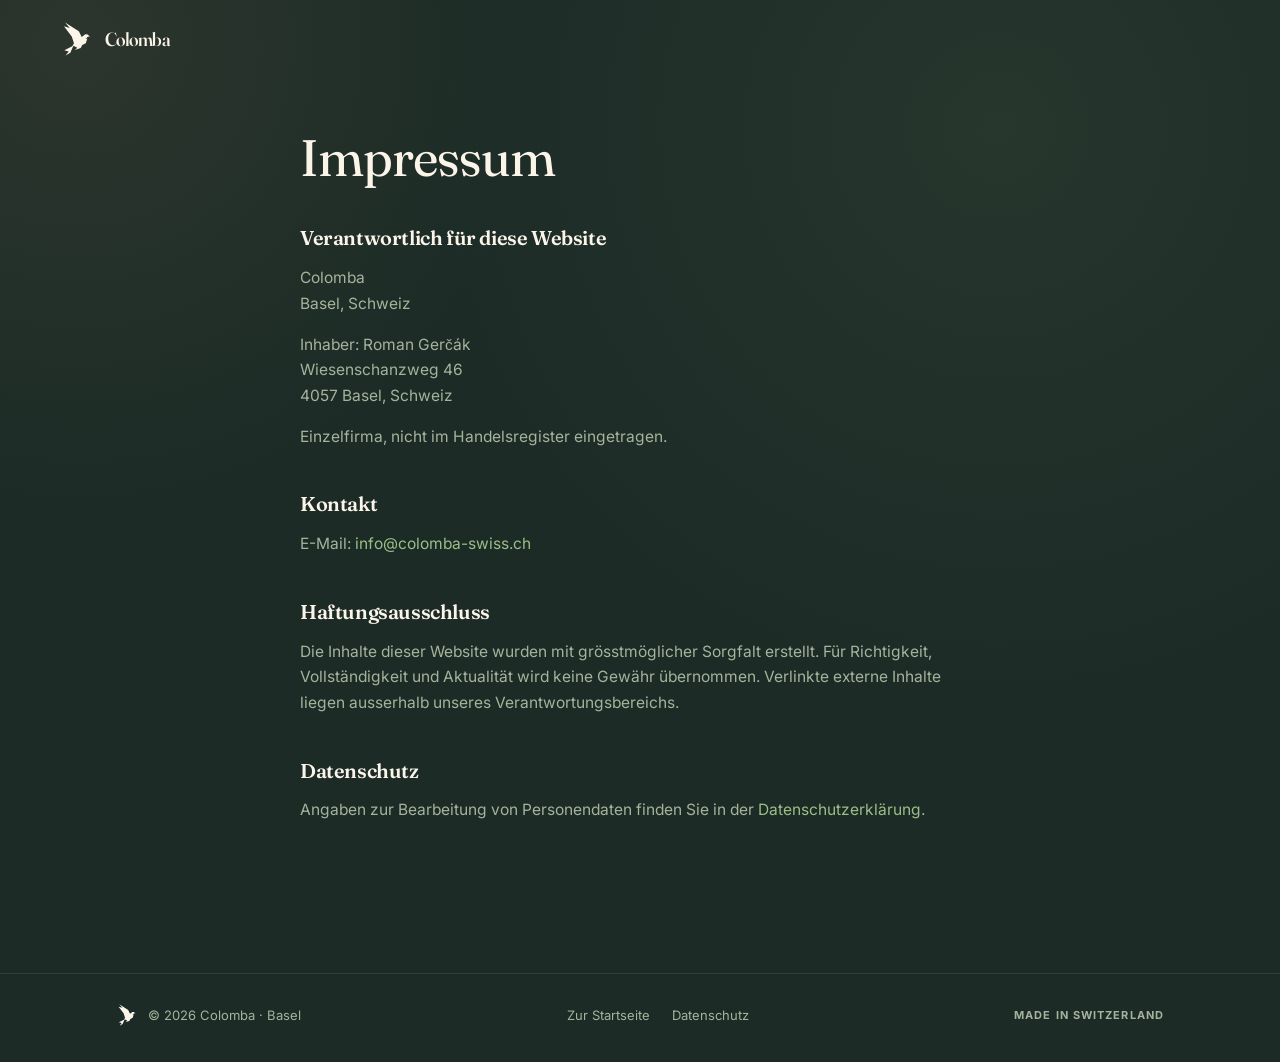
<file: impressum.html>
<!doctype html>
<html lang="de-CH">
<head>
<meta charset="utf-8">
<meta name="viewport" content="width=device-width, initial-scale=1">
<title>Impressum — Colomba</title>
<meta name="description" content="Impressum der Website colomba-swiss.ch.">
<link rel="canonical" href="https://colomba-swiss.ch/impressum.html">
<meta name="theme-color" content="#1C2B26">
<link rel="icon" href="assets/favicon.svg" type="image/svg+xml">
<link rel="icon" href="assets/favicon-32.png" sizes="32x32" type="image/png">
<link rel="preload" href="assets/fonts/fraunces-var.woff2" as="font" type="font/woff2" crossorigin>
<link rel="preload" href="assets/fonts/inter-var.woff2" as="font" type="font/woff2" crossorigin>
<style>
/* ==========================================================================
   colomba-swiss.ch — Elite rebuild (WEBSITE-ELITE-1)
   Brand lineage: brand-kit / live-page / colomba-website.dc.html
   Ground forest #1C2B26 · cream #FBF4E9 · sage #A6B39C · olive #9DBE86
   terracotta #C89B7B (warm accent — speaking / hover only, never state-idle)
   Type: Fraunces (display, variable) · Inter (UI, variable) — self-hosted.
   Signature geometry: cut corners (clip-path notches), from the founder canvas.
   ========================================================================== */

@font-face {
  font-family: "Fraunces";
  src: url("assets/fonts/fraunces-var.woff2") format("woff2");
  font-weight: 100 900;
  font-stretch: normal;
  font-display: swap;
}
@font-face {
  font-family: "Inter";
  src: url("assets/fonts/inter-var.woff2") format("woff2");
  font-weight: 100 900;
  font-display: swap;
}

:root {
  --forest: #1C2B26;
  --forest-2: #233530;
  --forest-deep: #16211D;
  --hairline: #33403A;
  --cream: #FBF4E9;
  --sage: #A6B39C;
  --olive: #9DBE86;
  --terra: #C89B7B;
  --terra-deep: #B47D5D;

  --serif: "Fraunces", Georgia, "Times New Roman", serif;
  --sans: "Inter", -apple-system, BlinkMacSystemFont, "Segoe UI", "Helvetica Neue", Arial, sans-serif;

  --wrap: 1160px;
  --pad-x: clamp(20px, 5vw, 56px);
}

* { box-sizing: border-box; }
html { -webkit-text-size-adjust: 100%; scroll-behavior: smooth; }
@media (prefers-reduced-motion: reduce) {
  html { scroll-behavior: auto; }
}

body {
  margin: 0;
  background:
    radial-gradient(circle at 78% 12%, rgba(157, 190, 134, .08), transparent 42%),
    radial-gradient(circle at 6% 4%, rgba(200, 155, 123, .09), transparent 30%),
    var(--forest);
  color: var(--cream);
  font-family: var(--sans);
  font-size: 16.5px;
  line-height: 1.6;
  -webkit-font-smoothing: antialiased;
}

::selection { background: rgba(200, 155, 123, .32); color: var(--cream); }

.wrap { max-width: var(--wrap); margin: 0 auto; padding-left: var(--pad-x); padding-right: var(--pad-x); }

a { color: var(--olive); text-decoration: none; }
a:hover { color: var(--terra); }
a:focus-visible, button:focus-visible {
  outline: 2px solid var(--olive);
  outline-offset: 3px;
  border-radius: 2px;
}

.skip {
  position: absolute; left: -999px; top: 8px;
  background: var(--forest-2); color: var(--cream);
  padding: 10px 16px; z-index: 20; border: 1px solid var(--hairline);
}
.skip:focus { left: 8px; }

/* Cut-corner motif — the founder canvas' notch geometry */
.cut {
  --cut: 12px;
  clip-path: polygon(var(--cut) 0, 100% 0, 100% calc(100% - var(--cut)), calc(100% - var(--cut)) 100%, 0 100%, 0 var(--cut));
}

.eyebrow {
  font-size: 11px; font-weight: 800; letter-spacing: .16em; text-transform: uppercase;
  color: var(--sage); margin: 0 0 14px;
}

/* ---------------------------------------------------------------- header */
header.site {
  padding: 22px 0;
}
.site-inner {
  display: flex; align-items: center; justify-content: space-between; gap: 16px; flex-wrap: wrap;
}
.mark { display: flex; align-items: center; gap: 11px; color: var(--cream); }
.mark img { display: block; width: 34px; height: 34px; }
.mark b {
  font-family: var(--serif);
  font-variation-settings: "wght" 560, "opsz" 105;
  font-size: 19px; letter-spacing: -.03em; font-weight: normal;
}
.pilot-chip {
  --cut: 9px;
  display: inline-flex; align-items: center; gap: 9px; padding: 8px 14px;
  border: 1px solid var(--hairline); color: var(--sage);
  font-size: 11px; font-weight: 800; letter-spacing: .14em; text-transform: uppercase;
  white-space: nowrap;
}
.pilot-chip:hover { color: var(--cream); border-color: var(--sage); }
.dot { width: 7px; height: 7px; border-radius: 999px; background: var(--olive); flex: none; }
@keyframes pulse { 0%, 100% { transform: scale(.9); opacity: .7 } 50% { transform: scale(1.15); opacity: 1 } }
.dot.live { animation: pulse 1.6s infinite; }

/* ------------------------------------------------------------------ hero */
.hero { padding: clamp(24px, 6vh, 72px) 0 clamp(40px, 8vh, 96px); }
.hero-grid {
  display: flex; flex-wrap: wrap; align-items: center;
  gap: clamp(28px, 5vw, 64px);
}
.hero-copy { flex: 1 1 400px; min-width: 280px; }
h1 {
  font-family: var(--serif); font-weight: 400;
  font-size: clamp(3.4rem, 9vw, 5.6rem); line-height: 1.0; letter-spacing: -.02em;
  margin: 0; color: var(--cream);
}
.claim {
  font-family: var(--serif); font-weight: 600;
  font-size: clamp(1.25rem, 2.4vw, 1.65rem); line-height: 1.3; letter-spacing: -.02em;
  max-width: 24ch; margin: 18px 0 0; color: var(--cream);
}
.lead {
  font-size: 16.5px; line-height: 1.62; max-width: 46ch;
  margin: 22px 0 0; color: var(--sage); text-wrap: pretty;
}
.hero-rule { width: 100%; max-width: 460px; height: 1px; background: var(--hairline); border: 0; margin: 34px 0 0; }

/* CTA slot — fallback active; the call variant flips on when the line is live */
.cta { margin: 30px 0 0; max-width: 460px; }
.cta-call {
  --cut: 14px;
  display: block; padding: 20px 22px; background: var(--forest-2);
  border: 1px solid var(--hairline); color: var(--cream);
}
.cta-call .big {
  font-family: var(--serif); font-weight: 600; font-size: 21px; letter-spacing: -.01em;
  display: block; color: var(--cream);
}
.cta-call .tel { display: block; margin-top: 6px; color: var(--olive); font-size: 17px; font-variant-numeric: tabular-nums; }
.cta-call:hover { border-color: var(--olive); }
.pilot-card {
  --cut: 16px;
  position: relative; padding: 20px 22px 20px 25px; background: var(--forest-2);
  border: 1px solid var(--hairline);
}
.pilot-card::before {
  content: ""; position: absolute; left: 0; top: 16px; bottom: 0; width: 3px; background: var(--olive);
}
.pilot-card p { margin: 0; font-size: 15px; line-height: 1.55; color: var(--cream); text-wrap: pretty; }
.contact-line { margin: 22px 0 0; font-size: 15px; color: var(--sage); }
.contact-line a { border-bottom: 1px solid rgba(157, 190, 134, .4); padding-bottom: 1px; }

/* orb stage */
.hero-stage { flex: 1 1 340px; min-width: 260px; display: flex; flex-direction: column; align-items: center; gap: 18px; }
.stage-box { position: relative; width: 100%; max-width: 420px; aspect-ratio: 1; }
.ring { position: absolute; inset: 0; pointer-events: none; --r: calc(50% - 26px); }
.ring .node {
  position: absolute; transform: translate(-50%, -50%);
  width: 34px; height: 34px; display: grid; place-items: center;
  border: 1px solid rgba(157, 190, 134, .38);
  background: rgba(35, 53, 48, .55);
  clip-path: polygon(50% 0, 100% 25%, 100% 75%, 50% 100%, 0 75%, 0 25%);
}
.ring svg { display: block; }
.orb-mount { position: absolute; left: 50%; top: 50%; width: 62%; height: 62%; transform: translate(-50%, -50%); }
/* Static ember: the resting light before (or instead of) WebGL — a bright,
   saturated centre falling off fast, per the design-bar »light, not fog« rule. */
.ember {
  position: absolute; inset: 0; border-radius: 999px;
  background:
    radial-gradient(circle at 50% 50%, rgba(251, 244, 233, .85) 0%, rgba(168, 205, 150, .55) 7%, rgba(110, 138, 118, .28) 22%, rgba(62, 90, 76, .12) 40%, transparent 62%);
  transition: opacity 1.2s ease;
}
.ember.faded { opacity: 0; }
.orb-mount heidi-orb { position: absolute; inset: 0; }
.status-chip {
  --cut: 10px;
  display: inline-flex; align-items: center; gap: 10px; padding: 10px 16px;
  border: 1px solid var(--hairline);
  font-size: 12.5px; font-weight: 700; color: var(--cream);
}

/* -------------------------------------------------------------- sections */
section.band { padding: clamp(48px, 9vh, 104px) 0; border-top: 1px solid var(--hairline); }
h2 {
  font-family: var(--serif); font-weight: 600;
  font-size: clamp(1.7rem, 4vw, 2.5rem); line-height: 1.12; letter-spacing: -.02em;
  margin: 0; color: var(--cream); max-width: 22ch;
}
.band-lead { margin: 16px 0 0; max-width: 56ch; color: var(--sage); text-wrap: pretty; }

/* reveal — armed only when JS is live (html.js), so no-JS renders everything */
.js .rv { opacity: 0; transform: translateY(14px); transition: opacity .7s ease, transform .7s ease; }
.js .rv.in { opacity: 1; transform: none; }
@media (prefers-reduced-motion: reduce) {
  .js .rv { opacity: 1; transform: none; transition: none; }
}

/* --------------------------------------------------- call scene (Anruf) */
.scene { max-width: 640px; margin: 36px 0 0; }
.scene-tag {
  display: inline-block; font-size: 11px; font-weight: 800; letter-spacing: .14em;
  text-transform: uppercase; color: var(--olive); border: 1px solid rgba(157, 190, 134, .35);
  padding: 5px 10px; --cut: 7px;
}
.bubbles { list-style: none; margin: 22px 0 0; padding: 0; display: flex; flex-direction: column; gap: 14px; }
.bubble { max-width: 85%; }
.bubble .who {
  display: block; font-size: 11px; font-weight: 800; letter-spacing: .12em;
  text-transform: uppercase; color: var(--sage); margin: 0 0 5px;
}
.bubble p { margin: 0; font-size: 15.5px; line-height: 1.55; text-wrap: pretty; }
.bubble.guest { align-self: flex-start; }
.bubble.guest p { color: var(--sage); }
.bubble.heidi { align-self: flex-end; }
.bubble.heidi > div {
  --cut: 12px;
  background: var(--forest-2); border: 1px solid var(--hairline); padding: 13px 16px;
}
.bubble.heidi p { color: var(--cream); }
.bubble.sms { align-self: flex-end; width: 100%; max-width: 100%; margin-top: 4px; }
.sms-card {
  --cut: 14px;
  position: relative; background: var(--forest-2); border: 1px solid var(--hairline);
  padding: 15px 18px 15px 21px;
}
.sms-card::before { content: ""; position: absolute; left: 0; top: 14px; bottom: 0; width: 3px; background: var(--olive); }
.sms-card .who { color: var(--olive); }
.sms-card p { color: var(--cream); font-size: 14.5px; }
.sms-card .code { font-variant-numeric: tabular-nums; letter-spacing: .04em; color: var(--olive); }

/* staged play-in */
.scene.armed .bubble { opacity: 0; transform: translateY(10px); }
.scene.play .bubble {
  animation: rise .6s ease forwards;
  animation-delay: calc(var(--i) * .9s);
}
@keyframes rise { to { opacity: 1; transform: none; } }
@media (prefers-reduced-motion: reduce) {
  .scene.armed .bubble { opacity: 1; transform: none; animation: none; }
}

.scene-facts { display: flex; flex-wrap: wrap; gap: 10px 22px; margin: 26px 0 0; padding: 0; list-style: none; }
.scene-facts li { font-size: 13px; color: var(--sage); display: flex; align-items: center; gap: 8px; }
.scene-facts .tick { color: var(--olive); }

/* ----------------------------------------------------------- capability */
.cards {
  display: grid; grid-template-columns: repeat(auto-fit, minmax(min(260px, 100%), 1fr));
  gap: 14px; margin: 36px 0 0;
}
@media (min-width: 900px) {
  .cards { grid-template-columns: repeat(3, 1fr); }
}
.card {
  --cut: 14px;
  background: var(--forest-2); border: 1px solid var(--hairline);
  padding: 22px 22px 20px;
}
.card svg { display: block; margin: 0 0 14px; }
.card h3 {
  font-family: var(--serif); font-weight: 600; font-size: 19px; letter-spacing: -.01em;
  margin: 0; color: var(--cream);
}
.card p { margin: 8px 0 0; font-size: 14.5px; line-height: 1.55; color: var(--sage); text-wrap: pretty; }

/* ----------------------------------------------------------------- app */
.app-grid { display: flex; flex-wrap: wrap; gap: clamp(28px, 5vw, 64px); align-items: center; margin-top: 8px; }
.app-copy { flex: 1 1 380px; min-width: 280px; }
.app-visual { flex: 1 1 320px; min-width: 260px; }
.rail {
  --cut: 16px;
  background: var(--forest-deep); border: 1px solid var(--hairline);
  padding: 26px 22px 22px;
}
.rail-title { font-size: 11px; font-weight: 800; letter-spacing: .14em; text-transform: uppercase; color: var(--sage); margin: 0 0 18px; }
.rail-tabs { display: grid; grid-template-columns: repeat(2, 1fr); gap: 10px; }
.rail-tab {
  --cut: 10px;
  border: 1px solid var(--hairline); padding: 14px 14px 12px; background: var(--forest-2);
}
.rail-tab b { display: block; font-size: 14px; font-weight: 700; color: var(--cream); letter-spacing: .01em; }
.rail-tab span { display: block; margin-top: 4px; font-size: 12.5px; color: var(--sage); line-height: 1.45; }

/* --------------------------------------------------------- transparency */
.quote {
  font-family: var(--serif); font-weight: 400;
  font-size: clamp(1.3rem, 3vw, 1.9rem); line-height: 1.35; letter-spacing: -.015em;
  max-width: 30ch; margin: 26px 0 0; color: var(--cream);
}
.quote em { font-style: normal; color: var(--olive); }

/* --------------------------------------------------------------- kommt */
.kommt { list-style: none; margin: 30px 0 0; padding: 0; max-width: 720px; }
.kommt li {
  display: flex; flex-wrap: wrap; gap: 4px 18px; align-items: baseline;
  padding: 14px 0; border-top: 1px solid var(--hairline);
}
.kommt li:last-child { border-bottom: 1px solid var(--hairline); }
.kommt b { flex: 0 0 15em; font-weight: 600; color: var(--cream); font-size: 15px; }
.kommt span { flex: 1 1 240px; color: var(--sage); font-size: 14px; line-height: 1.5; }

/* --------------------------------------------------------------- pilot */
.pilot-final {
  --cut: 18px;
  position: relative; background: var(--forest-2); border: 1px solid var(--hairline);
  padding: clamp(26px, 4vw, 40px);
  max-width: 720px;
}
.pilot-final::before { content: ""; position: absolute; left: 0; top: 18px; bottom: 0; width: 3px; background: var(--olive); }
.pilot-final .big {
  font-family: var(--serif); font-weight: 600;
  font-size: clamp(1.25rem, 2.6vw, 1.6rem); line-height: 1.35; letter-spacing: -.015em;
  margin: 0; color: var(--cream); text-wrap: pretty;
}
.pilot-final .after { margin: 18px 0 0; font-size: 15px; color: var(--sage); }

/* -------------------------------------------------------------- footer */
footer.site {
  border-top: 1px solid var(--hairline);
  padding: 30px 0 36px; margin-top: clamp(48px, 9vh, 104px);
  font-size: 13px; color: var(--sage);
}
.foot-inner { display: flex; flex-wrap: wrap; align-items: center; justify-content: space-between; gap: 14px 24px; }
.foot-left { display: flex; align-items: center; gap: 10px; }
.foot-left img { width: 22px; height: 22px; }
.foot-links { display: flex; flex-wrap: wrap; gap: 4px 22px; }
.foot-links a { color: var(--sage); }
.foot-links a:hover { color: var(--cream); }
.madein { letter-spacing: .1em; text-transform: uppercase; font-weight: 700; font-size: 11px; }

/* -------------------------------------------------------------- legal */
.legal { max-width: 680px; padding: clamp(32px, 6vh, 64px) 0; }
.legal h1 { font-size: clamp(2.2rem, 6vw, 3.2rem); }
.legal h2 { font-size: 1.25rem; margin-top: 2.2em; max-width: none; }
.legal p, .legal li { color: var(--sage); font-size: 15.5px; line-height: 1.65; }
.legal .slot {
  --cut: 10px;
  display: inline-block; border: 1px dashed var(--hairline); color: var(--sage);
  padding: 2px 10px; font-size: 14px;
}

/* --------------------------------------------------------- responsive */
@media (max-width: 880px) {
  .hero { padding-top: 8px; }
  .hero-grid { gap: 22px; }
  .hero-stage { order: -1; gap: 10px; }
  .stage-box { max-width: 250px; }
  .ring { --r: calc(50% - 18px); }
  .ring .node { width: 30px; height: 30px; }
  .bubble { max-width: 94%; }
  .kommt b { flex-basis: 100%; }
}
@media (max-width: 480px) {
  body { font-size: 16px; }
  .rail-tabs { grid-template-columns: 1fr; }
}
</style>
</head>
<body>
<a class="skip" href="#main">Zum Inhalt springen</a>

<header class="site wrap">
  <div class="site-inner">
    <a class="mark" href="./" aria-label="Colomba — Startseite">
      <img src="assets/colomba-dove.svg" alt="" width="34" height="34">
      <b>Colomba</b>
    </a>
  </div>
</header>

<main id="main" class="wrap legal">
  <h1>Impressum</h1>

  <h2>Verantwortlich für diese Website</h2>
  <p>Colomba<br>Basel, Schweiz</p>
  <p>Inhaber: Roman Gerčák<br>
     Wiesenschanzweg 46<br>
     4057 Basel, Schweiz</p>
  <p>Einzelfirma, nicht im Handelsregister eingetragen.</p>

  <h2>Kontakt</h2>
  <p>E-Mail: <a href="mailto:info@colomba-swiss.ch">info@colomba-swiss.ch</a></p>

  <h2>Haftungsausschluss</h2>
  <p>Die Inhalte dieser Website wurden mit grösstmöglicher Sorgfalt erstellt. Für Richtigkeit, Vollständigkeit und Aktualität wird keine Gewähr übernommen. Verlinkte externe Inhalte liegen ausserhalb unseres Verantwortungsbereichs.</p>

  <h2>Datenschutz</h2>
  <p>Angaben zur Bearbeitung von Personendaten finden Sie in der <a href="datenschutz.html">Datenschutzerklärung</a>.</p>
</main>

<footer class="site">
  <div class="wrap foot-inner">
    <div class="foot-left">
      <img src="assets/colomba-dove.svg" alt="">
      <span>© 2026 Colomba · Basel</span>
    </div>
    <nav class="foot-links" aria-label="Rechtliches">
      <a href="./">Zur Startseite</a>
      <a href="datenschutz.html">Datenschutz</a>
    </nav>
    <span class="madein">Made in Switzerland</span>
  </div>
</footer>
</body>
</html>
</file>
